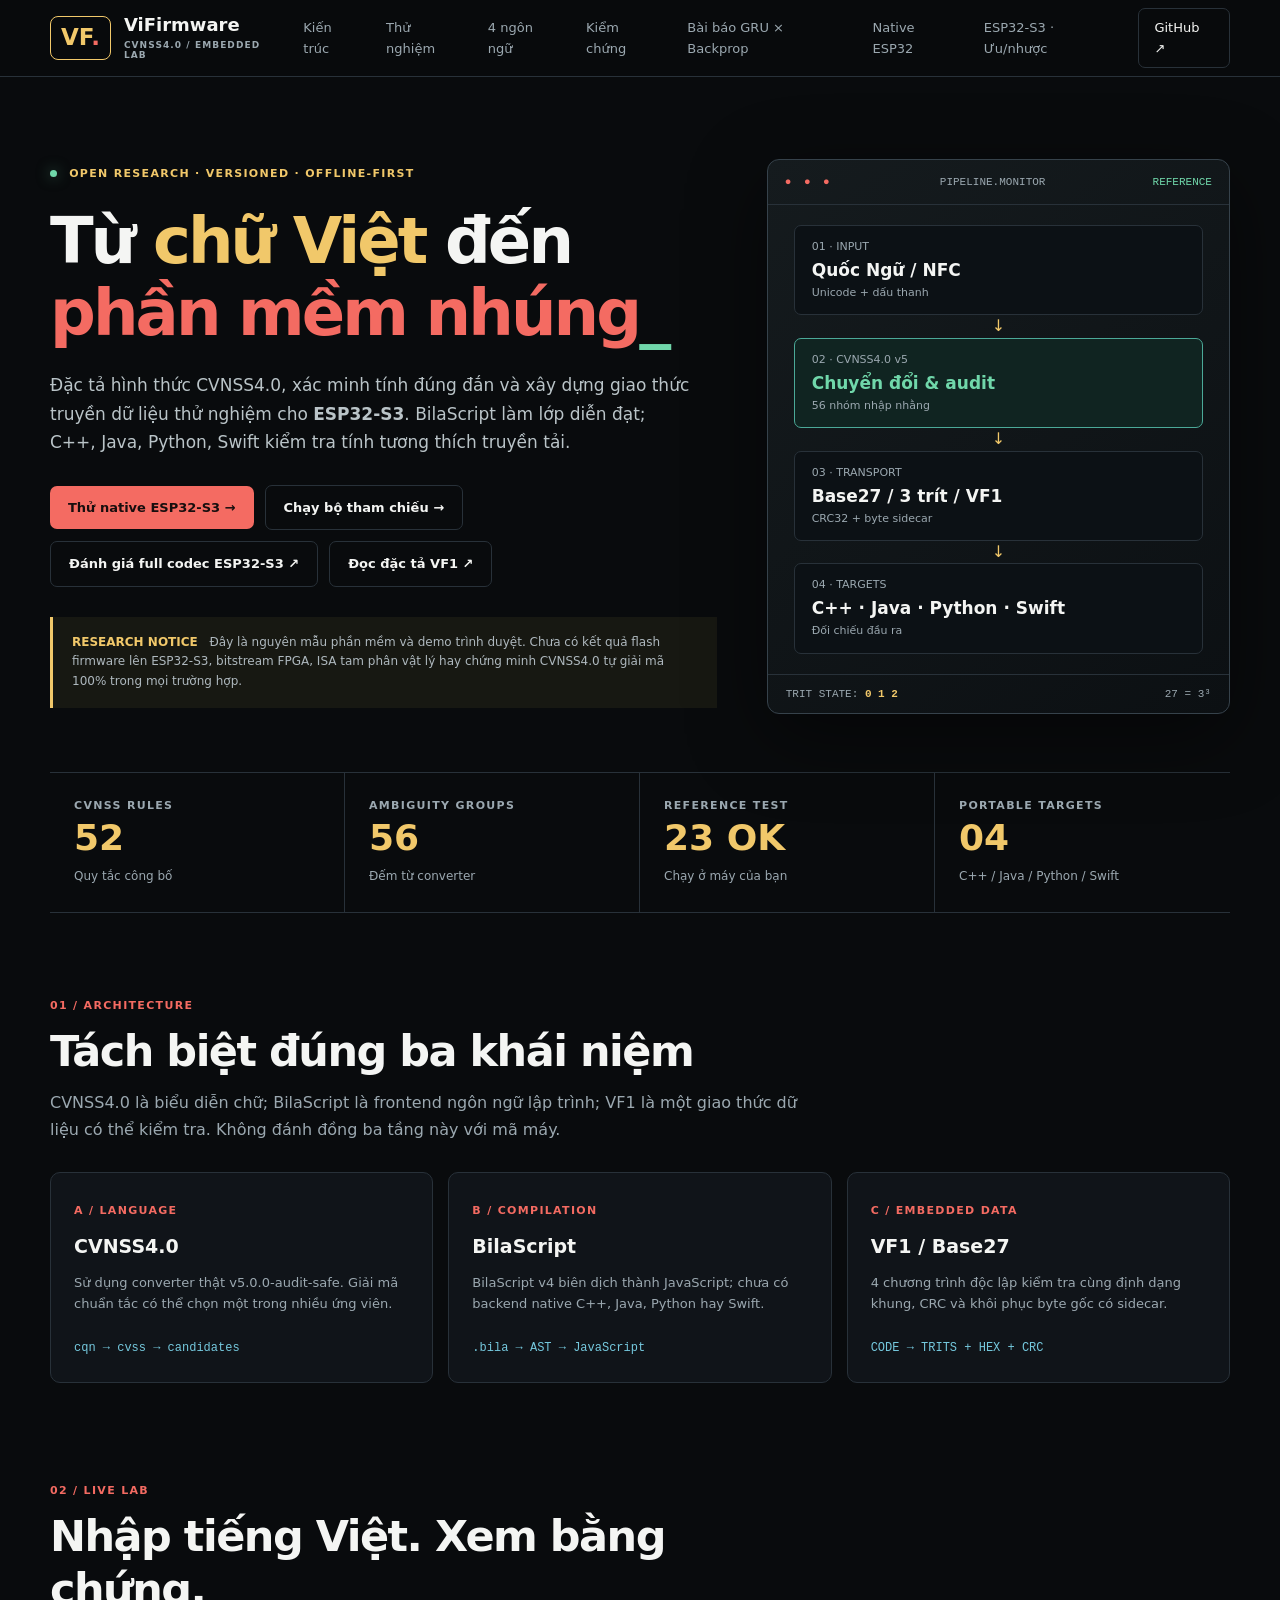
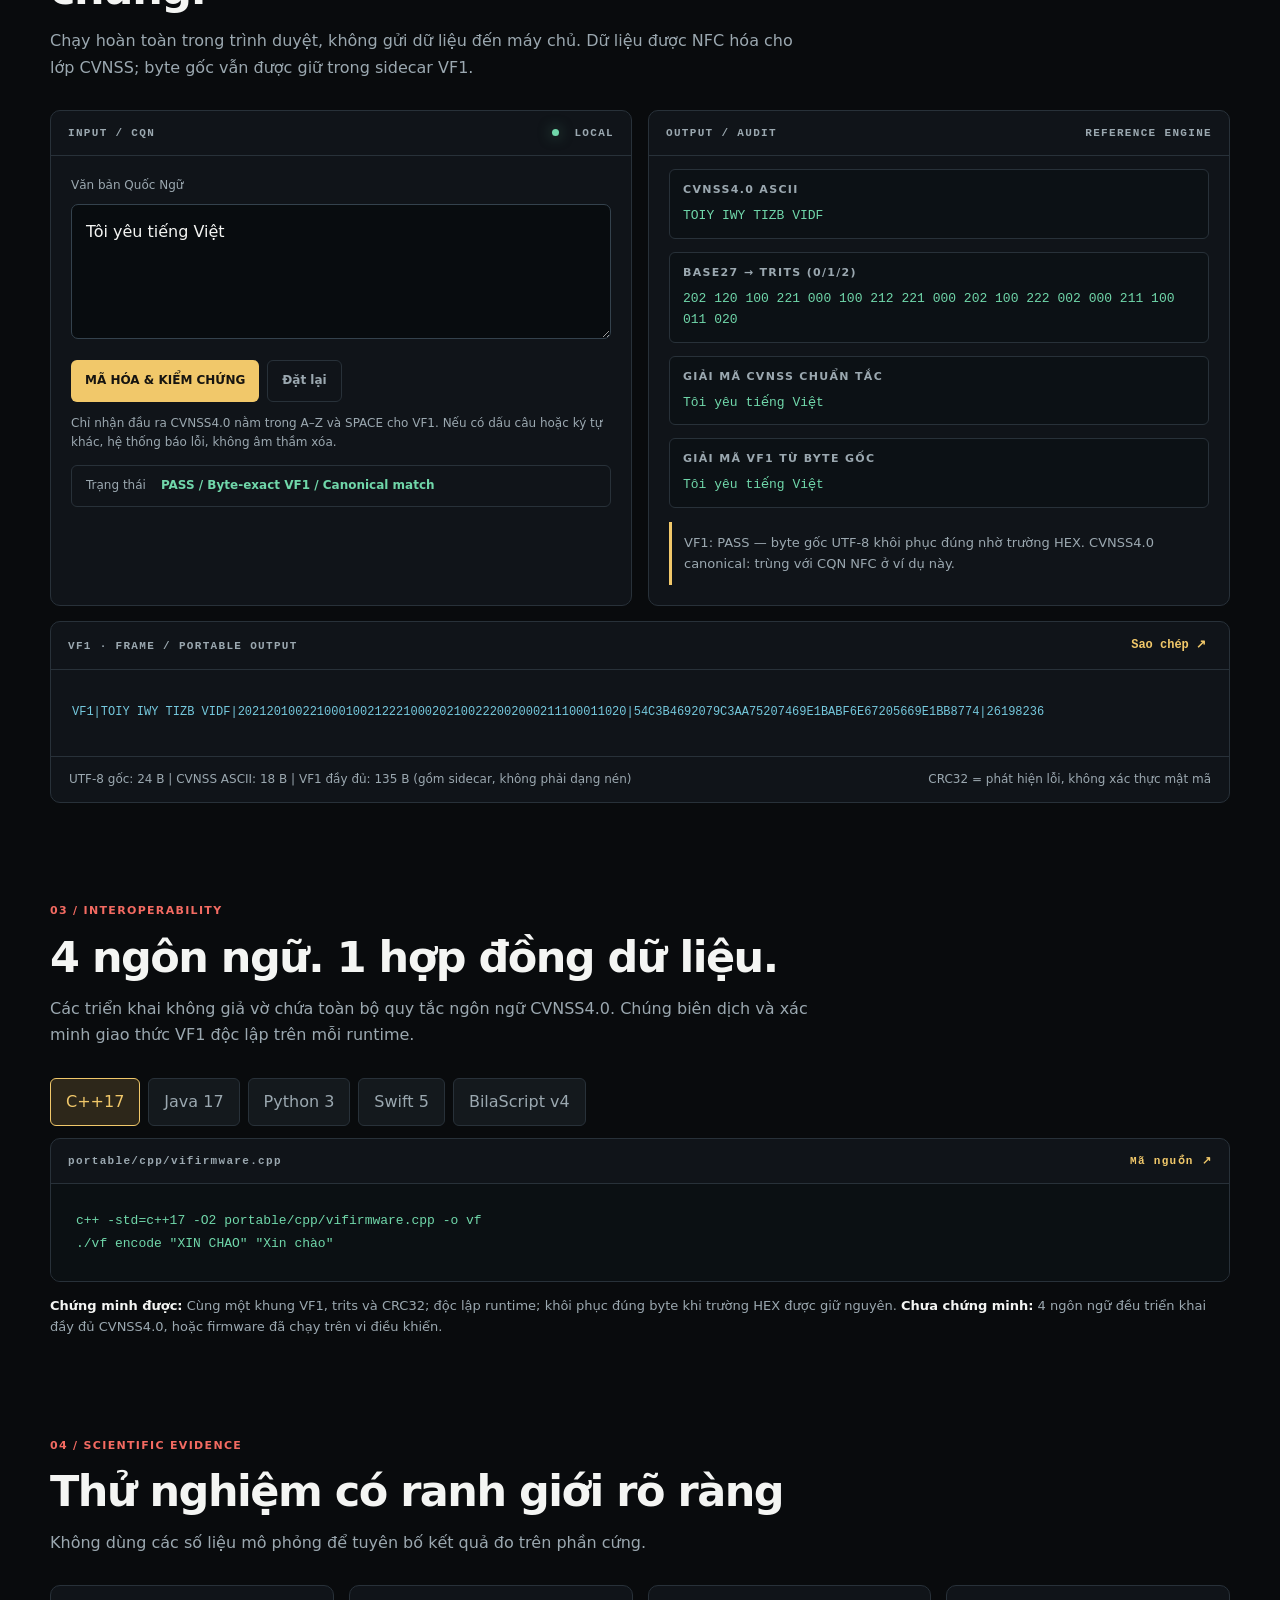
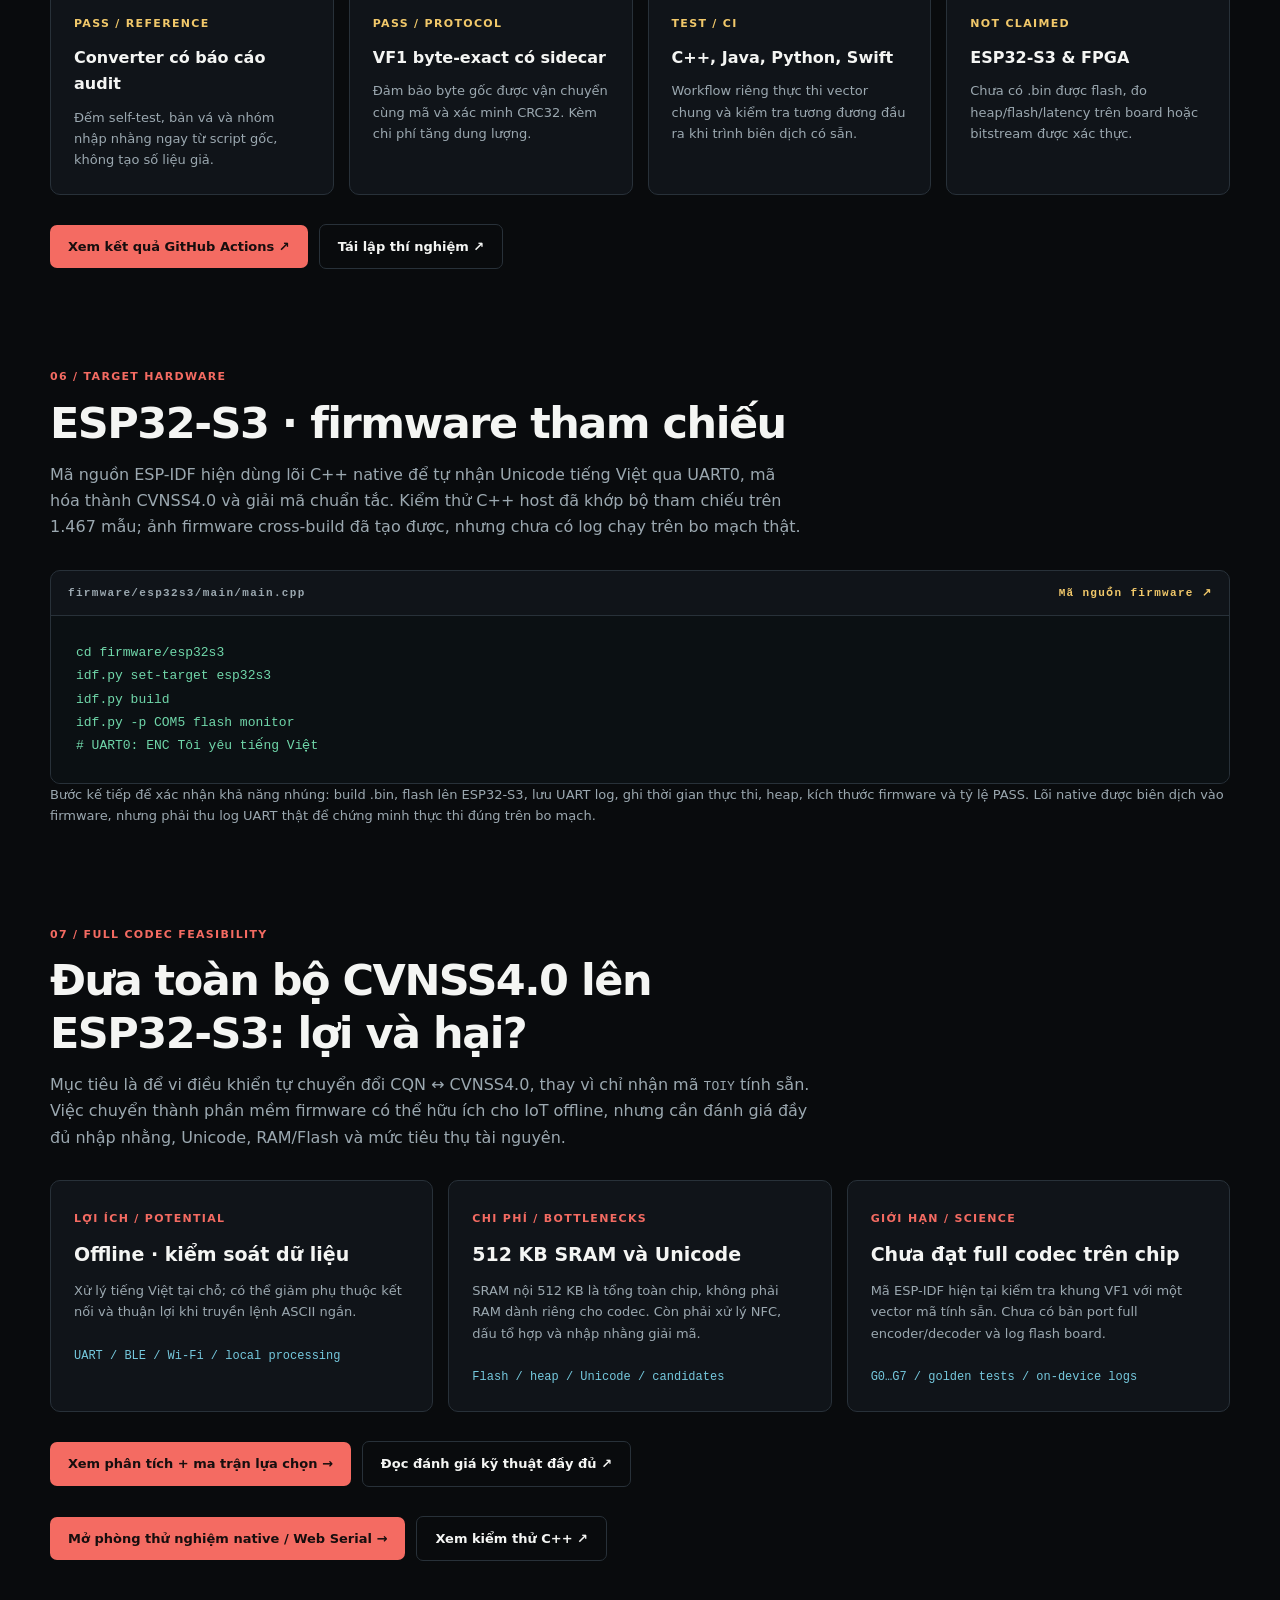
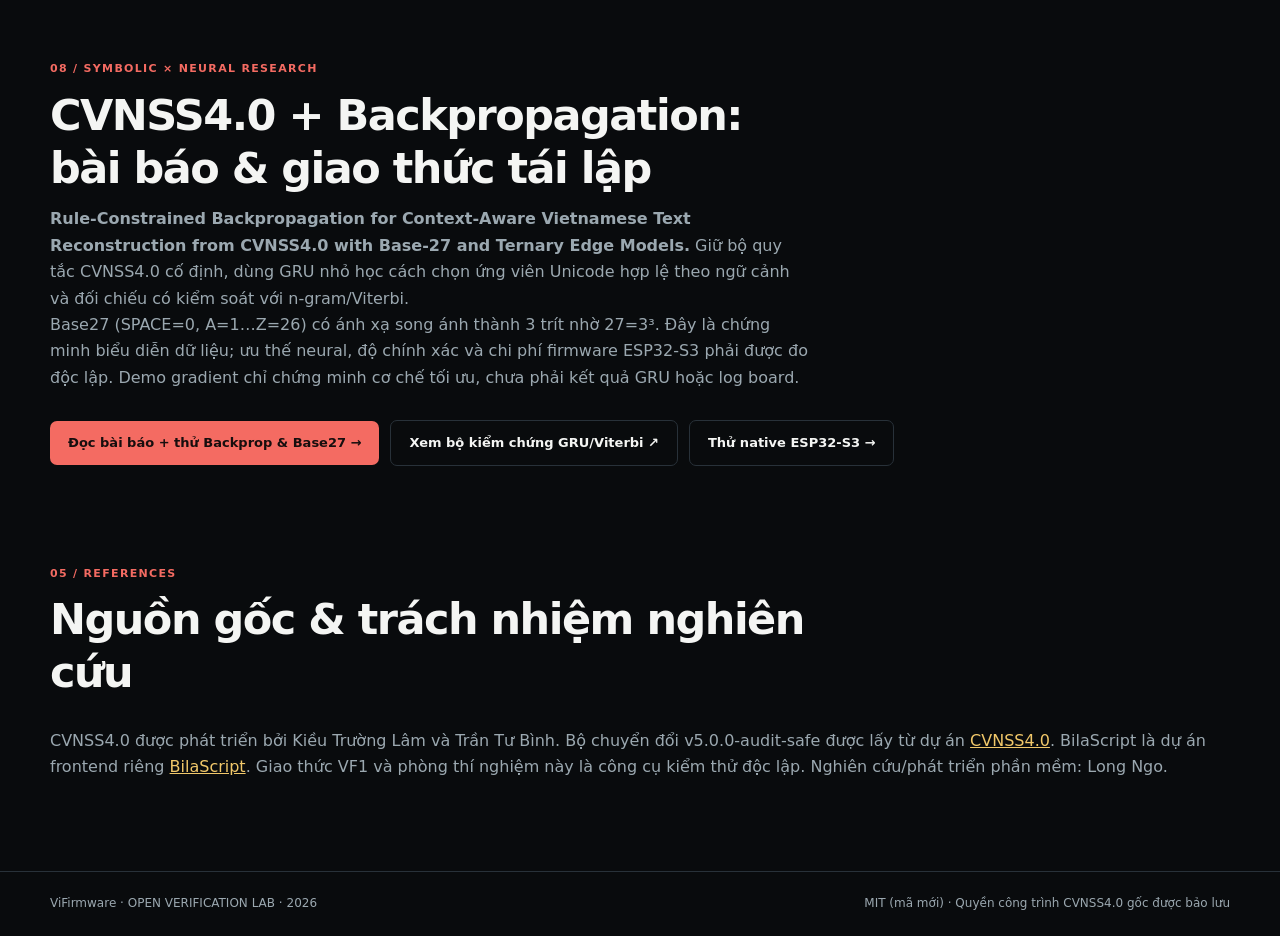
<file: docs/index.html>
<!doctype html>
<html lang="vi">
<head>
<meta charset="utf-8">
<meta name="viewport" content="width=device-width, initial-scale=1">
<meta name="theme-color" content="#090b0d">
<meta name="description" content="ViFirmware: phòng thí nghiệm chứng minh CVNSS4.0 × BilaScript × Base27/trít × C++, Java, Python, Swift bằng dữ liệu và kiểm thử có thể tái lập.">
<title>ViFirmware — CVNSS4.0 Embedded Verification Lab</title>
<link rel="stylesheet" href="./style.css">
<script defer src="./assets/cvnss-converter.js"></script>
<script defer src="./frame.js"></script>
<script defer src="./app.js"></script>
</head>
<body>
<a class="skip" href="#lab">Chuyển đến phòng thí nghiệm</a>
<header class="bar"><div class="wrap top">
<a href="#home" class="brand"><span class="brand-icon">VF<span>.</span></span><span>ViFirmware<small>CVNSS4.0 / EMBEDDED LAB</small></span></a>
<nav aria-label="Điều hướng"><a href="#architecture">Kiến trúc</a><a href="#lab">Thử nghiệm</a><a href="#languages">4 ngôn ngữ</a><a href="#science">Kiểm chứng</a><a href="./backprop-paper.html">Bài báo GRU × Backprop</a><a href="./native-lab.html">Native ESP32</a><a href="#evaluation">ESP32-S3 · Ưu/nhược</a></nav>
<a class="gh" href="https://github.com/xulytiengviet/vifirmware" rel="noopener noreferrer" target="_blank">GitHub ↗</a>
</div></header>
<main id="home">
<section class="wrap hero">
<div class="hero-left">
<div class="eyebrow"><span class="led"></span> OPEN RESEARCH · VERSIONED · OFFLINE-FIRST</div>
<h1>Từ <em>chữ Việt</em> đến<br><strong>phần mềm nhúng<span class="caret">_</span></strong></h1>
<p class="lead">Đặc tả hình thức CVNSS4.0, xác minh tính đúng đắn và xây dựng giao thức truyền dữ liệu thử nghiệm cho <b>ESP32-S3</b>. BilaScript làm lớp diễn đạt; C++, Java, Python, Swift kiểm tra tính tương thích truyền tải.</p>
<div class="actions"><a class="cta" href="./native-lab.html">Thử native ESP32-S3 →</a><a class="ghost" href="#lab">Chạy bộ tham chiếu →</a><a class="ghost" href="./embedded.html">Đánh giá full codec ESP32-S3 ↗</a><a class="ghost" href="https://github.com/xulytiengviet/vifirmware/blob/main/spec/VF1.md">Đọc đặc tả VF1 ↗</a></div>
<div class="warning"><b>RESEARCH NOTICE</b> Đây là nguyên mẫu phần mềm và demo trình duyệt. Chưa có kết quả flash firmware lên ESP32-S3, bitstream FPGA, ISA tam phân vật lý hay chứng minh CVNSS4.0 tự giải mã 100% trong mọi trường hợp.</div>
</div>
<div class="monitor" aria-label="Sơ đồ đường ống dữ liệu">
<div class="monitor-head"><span class="dots">● ● ●</span> PIPELINE.MONITOR <span class="right">REFERENCE</span></div>
<div class="pipe"><div class="pipe-node"><small>01 · INPUT</small><b>Quốc Ngữ / NFC</b><span>Unicode + dấu thanh</span></div><div class="arrow">↓</div><div class="pipe-node active"><small>02 · CVNSS4.0 v5</small><b>Chuyển đổi & audit</b><span>56 nhóm nhập nhằng</span></div><div class="arrow">↓</div><div class="pipe-node"><small>03 · TRANSPORT</small><b>Base27 / 3 trít / VF1</b><span>CRC32 + byte sidecar</span></div><div class="arrow">↓</div><div class="pipe-node"><small>04 · TARGETS</small><b>C++ · Java · Python · Swift</b><span>Đối chiếu đầu ra</span></div></div>
<div class="monfoot"><span>TRIT STATE: <b>0 1 2</b></span><span>27 = 3³</span></div>
</div>
</section>
<section class="wrap metrics" aria-label="Thông số tham chiếu">
<div><small>CVNSS RULES</small><strong>52</strong><span>Quy tắc công bố</span></div>
<div><small>AMBIGUITY GROUPS</small><strong id="stat-ambiguity">—</strong><span>Đếm từ converter</span></div>
<div><small>REFERENCE TEST</small><strong id="stat-tests">—</strong><span>Chạy ở máy của bạn</span></div>
<div><small>PORTABLE TARGETS</small><strong>04</strong><span>C++ / Java / Python / Swift</span></div>
</section>
<section id="architecture" class="wrap section">
<div class="section-top"><span class="kicker">01 / ARCHITECTURE</span><h2>Tách biệt đúng ba khái niệm</h2><p>CVNSS4.0 là biểu diễn chữ; BilaScript là frontend ngôn ngữ lập trình; VF1 là một giao thức dữ liệu có thể kiểm tra. Không đánh đồng ba tầng này với mã máy.</p></div>
<div class="three"><article><span class="num">A / LANGUAGE</span><h3>CVNSS4.0</h3><p>Sử dụng converter thật v5.0.0-audit-safe. Giải mã chuẩn tắc có thể chọn một trong nhiều ứng viên.</p><code>cqn → cvss → candidates</code></article><article><span class="num">B / COMPILATION</span><h3>BilaScript</h3><p>BilaScript v4 biên dịch thành JavaScript; chưa có backend native C++, Java, Python hay Swift.</p><code>.bila → AST → JavaScript</code></article><article><span class="num">C / EMBEDDED DATA</span><h3>VF1 / Base27</h3><p>4 chương trình độc lập kiểm tra cùng định dạng khung, CRC và khôi phục byte gốc có sidecar.</p><code>CODE → TRITS + HEX + CRC</code></article></div>
</section>
<section id="lab" class="wrap section">
<div class="section-top"><span class="kicker">02 / LIVE LAB</span><h2>Nhập tiếng Việt. Xem bằng chứng.</h2><p>Chạy hoàn toàn trong trình duyệt, không gửi dữ liệu đến máy chủ. Dữ liệu được NFC hóa cho lớp CVNSS; byte gốc vẫn được giữ trong sidecar VF1.</p></div>
<div class="labgrid">
<div class="panel">
<div class="panel-title"><span>INPUT / CQN</span><span class="status"><span class="led"></span> LOCAL</span></div>
<label for="source">Văn bản Quốc Ngữ</label>
<textarea id="source" rows="4" spellcheck="false">Tôi yêu tiếng Việt</textarea>
<div class="lab-actions"><button type="button" id="run">MÃ HÓA & KIỂM CHỨNG</button><button type="button" id="reset" class="minor">Đặt lại</button></div>
<p class="hint">Chỉ nhận đầu ra CVNSS4.0 nằm trong A–Z và SPACE cho VF1. Nếu có dấu câu hoặc ký tự khác, hệ thống báo lỗi, không âm thầm xóa.</p>
<div class="statbox"><span>Trạng thái</span><b id="out-state" role="status" aria-live="polite">Chưa chạy</b></div>
</div>
<div class="panel">
<div class="panel-title"><span>OUTPUT / AUDIT</span><span class="status">REFERENCE ENGINE</span></div>
<div class="result"><small>CVNSS4.0 ASCII</small><code id="out-code">—</code></div>
<div class="result"><small>BASE27 → TRITS (0/1/2)</small><code id="out-trits">—</code></div>
<div class="result"><small>GIẢI MÃ CVNSS CHUẨN TẮC</small><code id="out-canonical">—</code></div>
<div class="result"><small>GIẢI MÃ VF1 TỪ BYTE GỐC</small><code id="out-restored">—</code></div>
<div id="proof" class="proof">Bắt đầu để xem sự khác nhau giữa khôi phục canonical và khôi phục byte-exact.</div>
</div>
</div>
<div class="wide-panel">
<div class="panel-title"><span>VF1 · FRAME / PORTABLE OUTPUT</span><button type="button" id="copy" class="textbtn">Sao chép ↗</button></div>
<pre id="out-frame" class="frame">VF1|CODE|TRITS|HEX|CRC32</pre>
<div class="frame-bottom"><span id="sizes">Byte-size chưa đo</span><span>CRC32 = phát hiện lỗi, không xác thực mật mã</span></div>
</div>
</section>
<section id="languages" class="wrap section">
<div class="section-top"><span class="kicker">03 / INTEROPERABILITY</span><h2>4 ngôn ngữ. 1 hợp đồng dữ liệu.</h2><p>Các triển khai không giả vờ chứa toàn bộ quy tắc ngôn ngữ CVNSS4.0. Chúng biên dịch và xác minh giao thức VF1 độc lập trên mỗi runtime.</p></div>
<div class="lang-tabs" role="tablist" aria-label="Chọn ngôn ngữ">
<button type="button" class="selected" data-lang="cpp" role="tab" aria-selected="true">C++17</button>
<button type="button" data-lang="java" role="tab" aria-selected="false">Java 17</button>
<button type="button" data-lang="python" role="tab" aria-selected="false">Python 3</button>
<button type="button" data-lang="swift" role="tab" aria-selected="false">Swift 5</button>
<button type="button" data-lang="bila" role="tab" aria-selected="false">BilaScript v4</button>
</div>
<div class="code-card"><div class="panel-title"><span id="lang-path">portable/cpp/vifirmware.cpp</span><a id="lang-link" target="_blank" rel="noopener noreferrer" href="https://github.com/xulytiengviet/vifirmware/blob/main/portable/cpp/vifirmware.cpp">Mã nguồn ↗</a></div><pre id="lang-code">c++ -std=c++17 -O2 portable/cpp/vifirmware.cpp -o vf
./vf encode "XIN CHAO" "Xin chào"</pre></div>
<div class="languages-note"><b>Chứng minh được:</b> Cùng một khung VF1, trits và CRC32; độc lập runtime; khôi phục đúng byte khi trường HEX được giữ nguyên. <b>Chưa chứng minh:</b> 4 ngôn ngữ đều triển khai đầy đủ CVNSS4.0, hoặc firmware đã chạy trên vi điều khiển.</div>
</section>
<section id="science" class="wrap section">
<div class="section-top"><span class="kicker">04 / SCIENTIFIC EVIDENCE</span><h2>Thử nghiệm có ranh giới rõ ràng</h2><p>Không dùng các số liệu mô phỏng để tuyên bố kết quả đo trên phần cứng.</p></div>
<div class="checks">
<div><span>PASS / REFERENCE</span><h3>Converter có báo cáo audit</h3><p>Đếm self-test, bản vá và nhóm nhập nhằng ngay từ script gốc, không tạo số liệu giả.</p></div>
<div><span>PASS / PROTOCOL</span><h3>VF1 byte-exact có sidecar</h3><p>Đảm bảo byte gốc được vận chuyển cùng mã và xác minh CRC32. Kèm chi phí tăng dung lượng.</p></div>
<div><span>TEST / CI</span><h3>C++, Java, Python, Swift</h3><p>Workflow riêng thực thi vector chung và kiểm tra tương đương đầu ra khi trình biên dịch có sẵn.</p></div>
<div><span>NOT CLAIMED</span><h3>ESP32-S3 & FPGA</h3><p>Chưa có .bin được flash, đo heap/flash/latency trên board hoặc bitstream được xác thực.</p></div>
</div>
<div class="actions"><a class="cta" href="https://github.com/xulytiengviet/vifirmware/actions">Xem kết quả GitHub Actions ↗</a><a class="ghost" href="https://github.com/xulytiengviet/vifirmware/blob/main/docs/BUILD.md">Tái lập thí nghiệm ↗</a></div>
</section>
<section class="wrap section" id="firmware">
<div class="section-top"><span class="kicker">06 / TARGET HARDWARE</span><h2>ESP32-S3 · firmware tham chiếu</h2>
<p>Mã nguồn ESP-IDF hiện dùng lõi C++ native để tự nhận Unicode tiếng Việt qua UART0, mã hóa thành CVNSS4.0 và giải mã chuẩn tắc. Kiểm thử C++ host đã khớp bộ tham chiếu trên 1.467 mẫu; ảnh firmware cross-build đã tạo được, nhưng chưa có log chạy trên bo mạch thật.</p></div>
<div class="code-card">
<div class="panel-title"><span>firmware/esp32s3/main/main.cpp</span><a href="https://github.com/xulytiengviet/vifirmware/tree/main/firmware/esp32s3" target="_blank" rel="noopener noreferrer">Mã nguồn firmware ↗</a></div>
<pre>cd firmware/esp32s3
idf.py set-target esp32s3
idf.py build
idf.py -p COM5 flash monitor
# UART0: ENC Tôi yêu tiếng Việt</pre></div>
<p class="languages-note">Bước kế tiếp để xác nhận khả năng nhúng: build .bin, flash lên ESP32-S3, lưu UART log, ghi thời gian thực thi, heap, kích thước firmware và tỷ lệ PASS. Lõi native được biên dịch vào firmware, nhưng phải thu log UART thật để chứng minh thực thi đúng trên bo mạch.</p>
</section>
<section class="wrap section" id="evaluation">
<div class="section-top"><span class="kicker">07 / FULL CODEC FEASIBILITY</span>
<h2>Đưa toàn bộ CVNSS4.0 lên ESP32-S3: lợi và hại?</h2>
<p>Mục tiêu là để vi điều khiển tự chuyển đổi CQN ↔ CVNSS4.0, thay vì chỉ nhận mã <code>TOIY</code> tính sẵn. Việc chuyển thành phần mềm firmware có thể hữu ích cho IoT offline, nhưng cần đánh giá đầy đủ nhập nhằng, Unicode, RAM/Flash và mức tiêu thụ tài nguyên.</p></div>
<div class="three">
<article><span class="num">LỢI ÍCH / POTENTIAL</span><h3>Offline · kiểm soát dữ liệu</h3><p>Xử lý tiếng Việt tại chỗ; có thể giảm phụ thuộc kết nối và thuận lợi khi truyền lệnh ASCII ngắn.</p><code>UART / BLE / Wi-Fi / local processing</code></article>
<article><span class="num">CHI PHÍ / BOTTLENECKS</span><h3>512 KB SRAM và Unicode</h3><p>SRAM nội 512 KB là tổng toàn chip, không phải RAM dành riêng cho codec. Còn phải xử lý NFC, dấu tổ hợp và nhập nhằng giải mã.</p><code>Flash / heap / Unicode / candidates</code></article>
<article><span class="num">GIỚI HẠN / SCIENCE</span><h3>Chưa đạt full codec trên chip</h3><p>Mã ESP-IDF hiện tại kiểm tra khung VF1 với một vector mã tính sẵn. Chưa có bản port full encoder/decoder và log flash board.</p><code>G0…G7 / golden tests / on-device logs</code></article>
</div>
<div class="actions"><a class="cta" href="./embedded.html">Xem phân tích + ma trận lựa chọn →</a><a class="ghost" href="./FULL_CODEC_ESP32S3.md">Đọc đánh giá kỹ thuật đầy đủ ↗</a></div>
<div class="actions"><a class="cta" href="./native-lab.html">Mở phòng thử nghiệm native / Web Serial →</a><a class="ghost" href="https://github.com/xulytiengviet/vifirmware/actions/workflows/native.yml">Xem kiểm thử C++ ↗</a></div></section>
<section class="wrap section" id="backprop-research">
<div class="section-top"><span class="kicker">08 / SYMBOLIC × NEURAL RESEARCH</span><h2>CVNSS4.0 + Backpropagation: bài báo &amp; giao thức tái lập</h2>
<p><strong>Rule-Constrained Backpropagation for Context-Aware Vietnamese Text Reconstruction from CVNSS4.0 with Base-27 and Ternary Edge Models.</strong> Giữ bộ quy tắc CVNSS4.0 cố định, dùng GRU nhỏ học cách chọn ứng viên Unicode hợp lệ theo ngữ cảnh và đối chiếu có kiểm soát với n-gram/Viterbi.</p>
<p>Base27 (SPACE=0, A=1…Z=26) có ánh xạ song ánh thành 3 trít nhờ 27=3³. Đây là chứng minh biểu diễn dữ liệu; ưu thế neural, độ chính xác và chi phí firmware ESP32-S3 phải được đo độc lập. Demo gradient chỉ chứng minh cơ chế tối ưu, chưa phải kết quả GRU hoặc log board.</p></div>
<div class="actions"><a class="cta" href="./backprop-paper.html">Đọc bài báo + thử Backprop &amp; Base27 →</a><a class="ghost" href="https://github.com/xulytiengviet/vifirmware/tree/main/research/backprop">Xem bộ kiểm chứng GRU/Viterbi ↗</a><a class="ghost" href="./native-lab.html">Thử native ESP32-S3 →</a></div>
</section>
<section class="wrap section" id="references">
<div class="section-top"><span class="kicker">05 / REFERENCES</span><h2>Nguồn gốc & trách nhiệm nghiên cứu</h2></div>
<p>CVNSS4.0 được phát triển bởi Kiều Trường Lâm và Trần Tư Bình. Bộ chuyển đổi v5.0.0-audit-safe được lấy từ dự án <a href="https://github.com/xulytiengviet/CVNSS4.0">CVNSS4.0</a>. BilaScript là dự án frontend riêng <a href="https://github.com/xulytiengviet/bilascript">BilaScript</a>. Giao thức VF1 và phòng thí nghiệm này là công cụ kiểm thử độc lập. Nghiên cứu/phát triển phần mềm: Long Ngo.</p>
</section>
</main><footer><div class="wrap foot"><span>ViFirmware · OPEN VERIFICATION LAB · 2026</span><span>MIT (mã mới) · Quyền công trình CVNSS4.0 gốc được bảo lưu</span></div></footer>
</body></html>
</file>
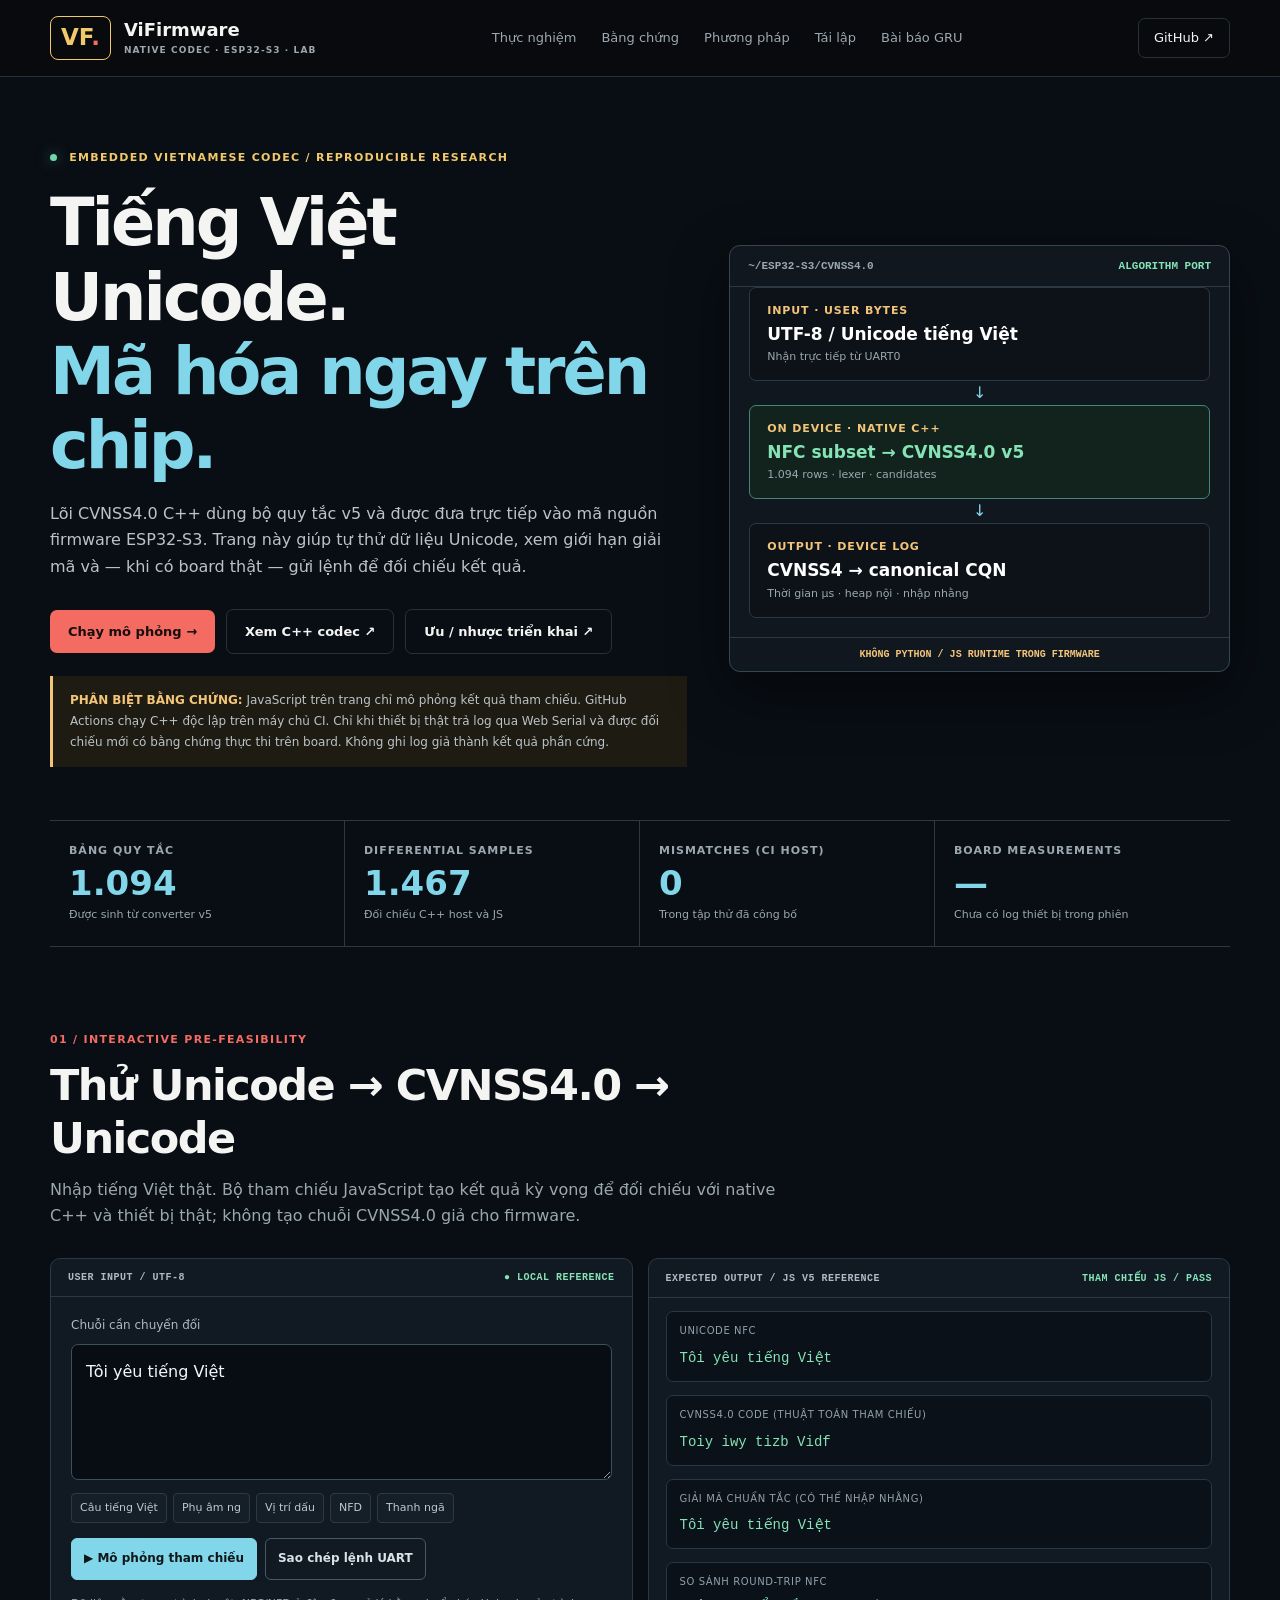
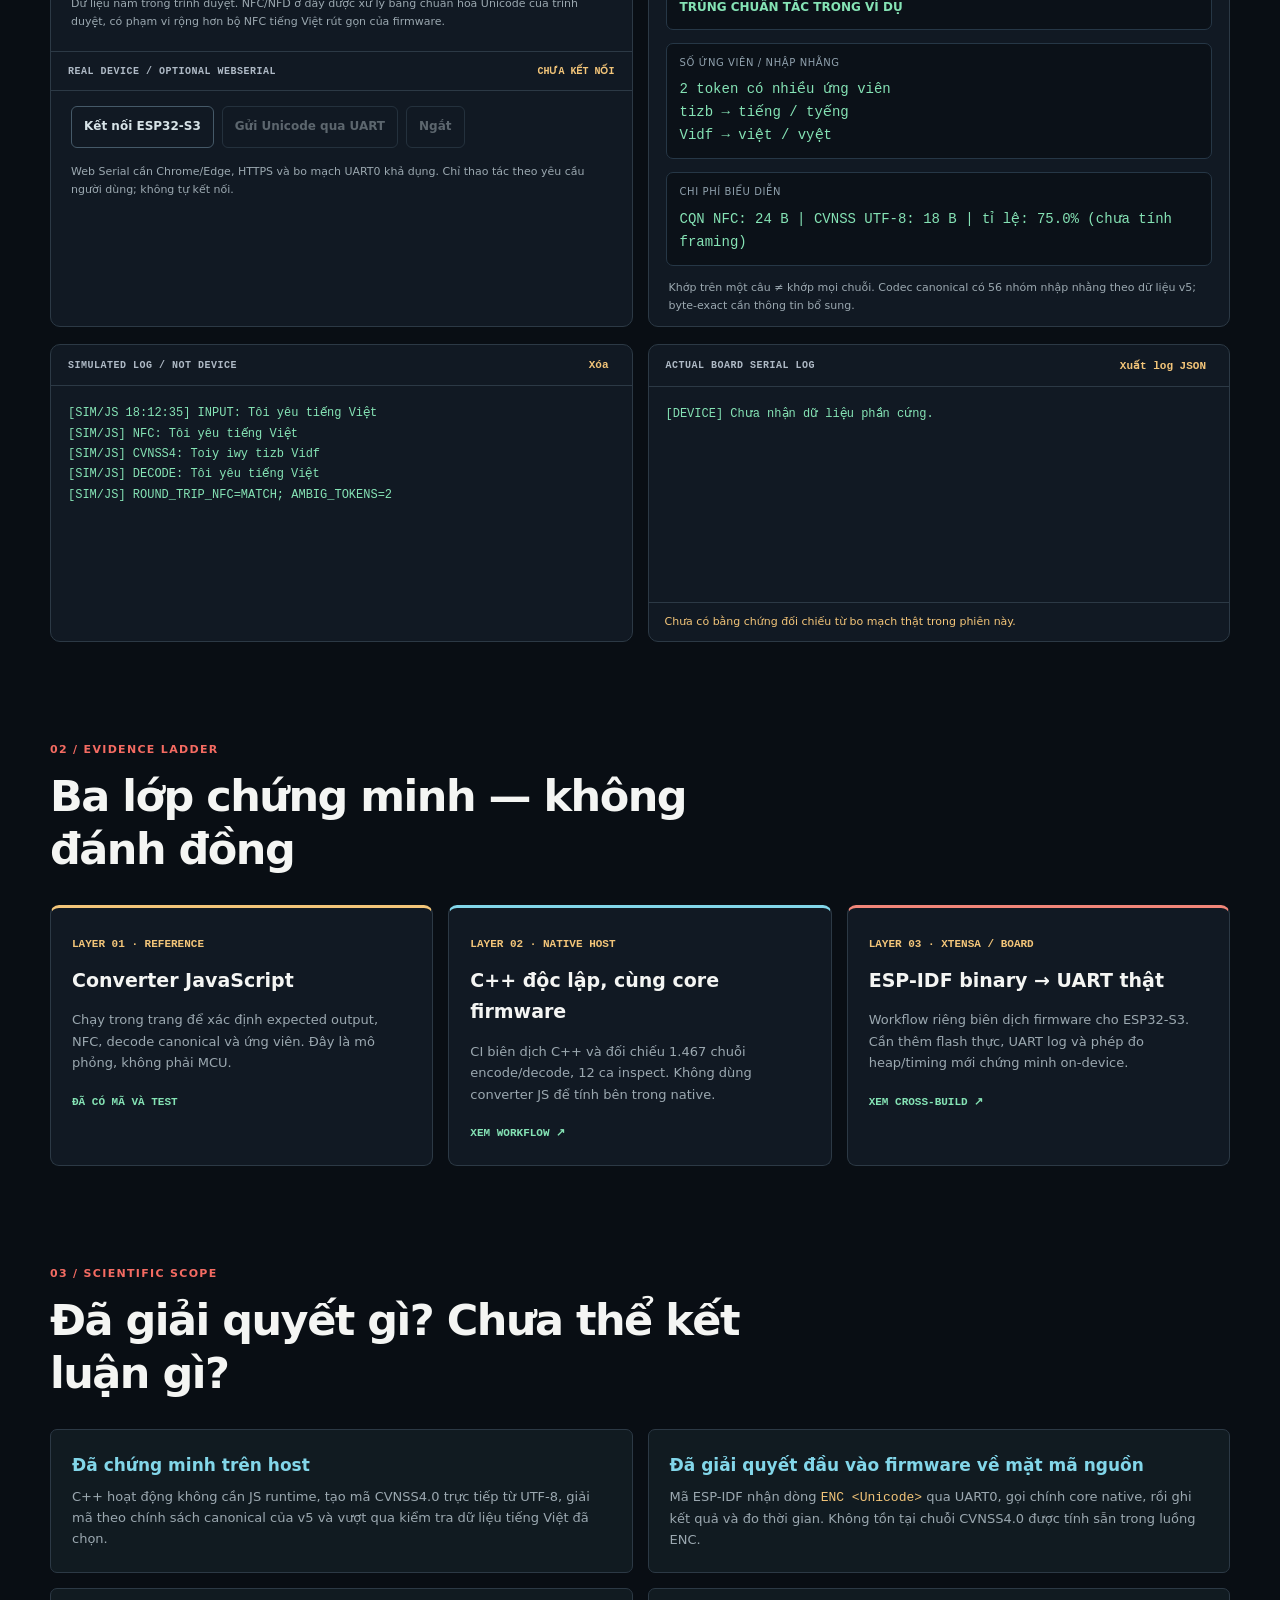
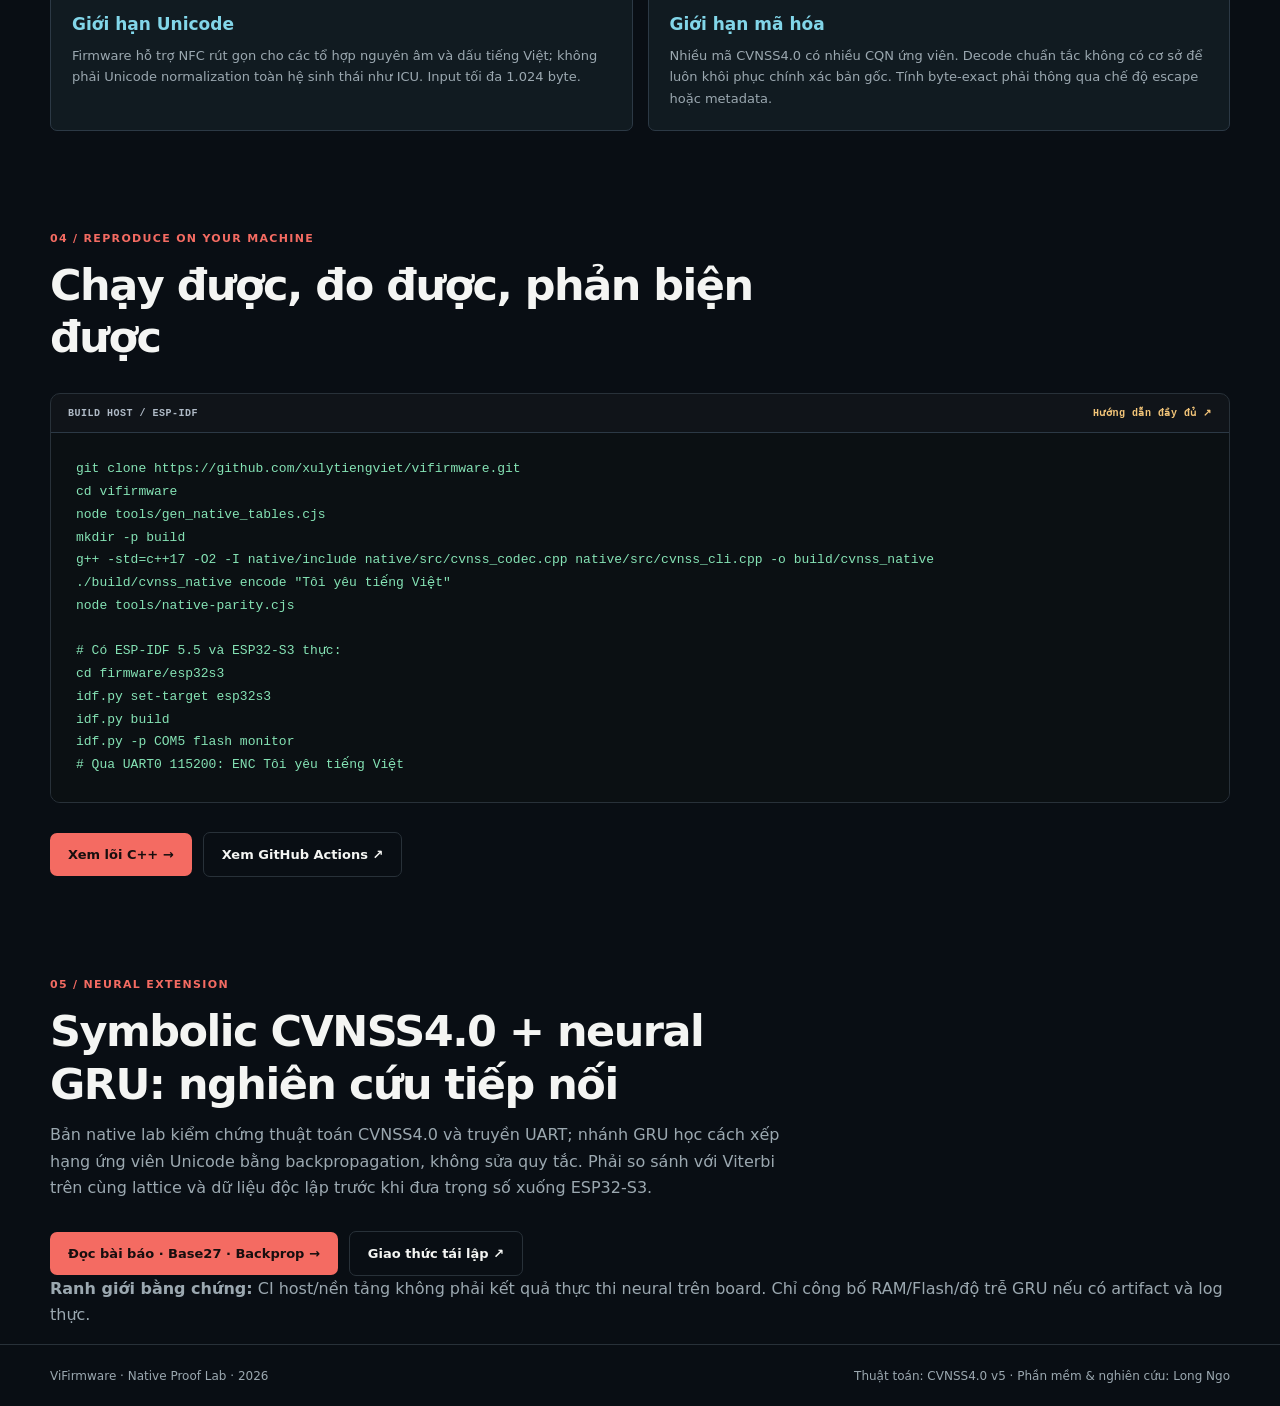
<file: docs/docs/index.html>
<!doctype html>
<html lang="vi"><head><meta charset="utf-8"><meta name="viewport" content="width=device-width,initial-scale=1">
<title>ViFirmware / docs → Native CVNSS4.0 Lab</title>
<meta http-equiv="refresh" content="0; url=../native-lab.html">
<link rel="canonical" href="../native-lab.html">
<style>body{background:#090e14;color:#e5eef2;font:16px system-ui,sans-serif;margin:0;min-height:100vh;display:grid;place-items:center;padding:24px}a{color:#82d6e9}</style>
</head><body><main><h1>ViFirmware · CVNSS4.0 Native ESP32-S3</h1><p>Trang nghiên cứu đã chuyển đến <a href="../native-lab.html">phòng thí nghiệm native và Web Serial</a>.</p></main>
<script>location.replace("../native-lab.html");</script>
</body></html>
</file>
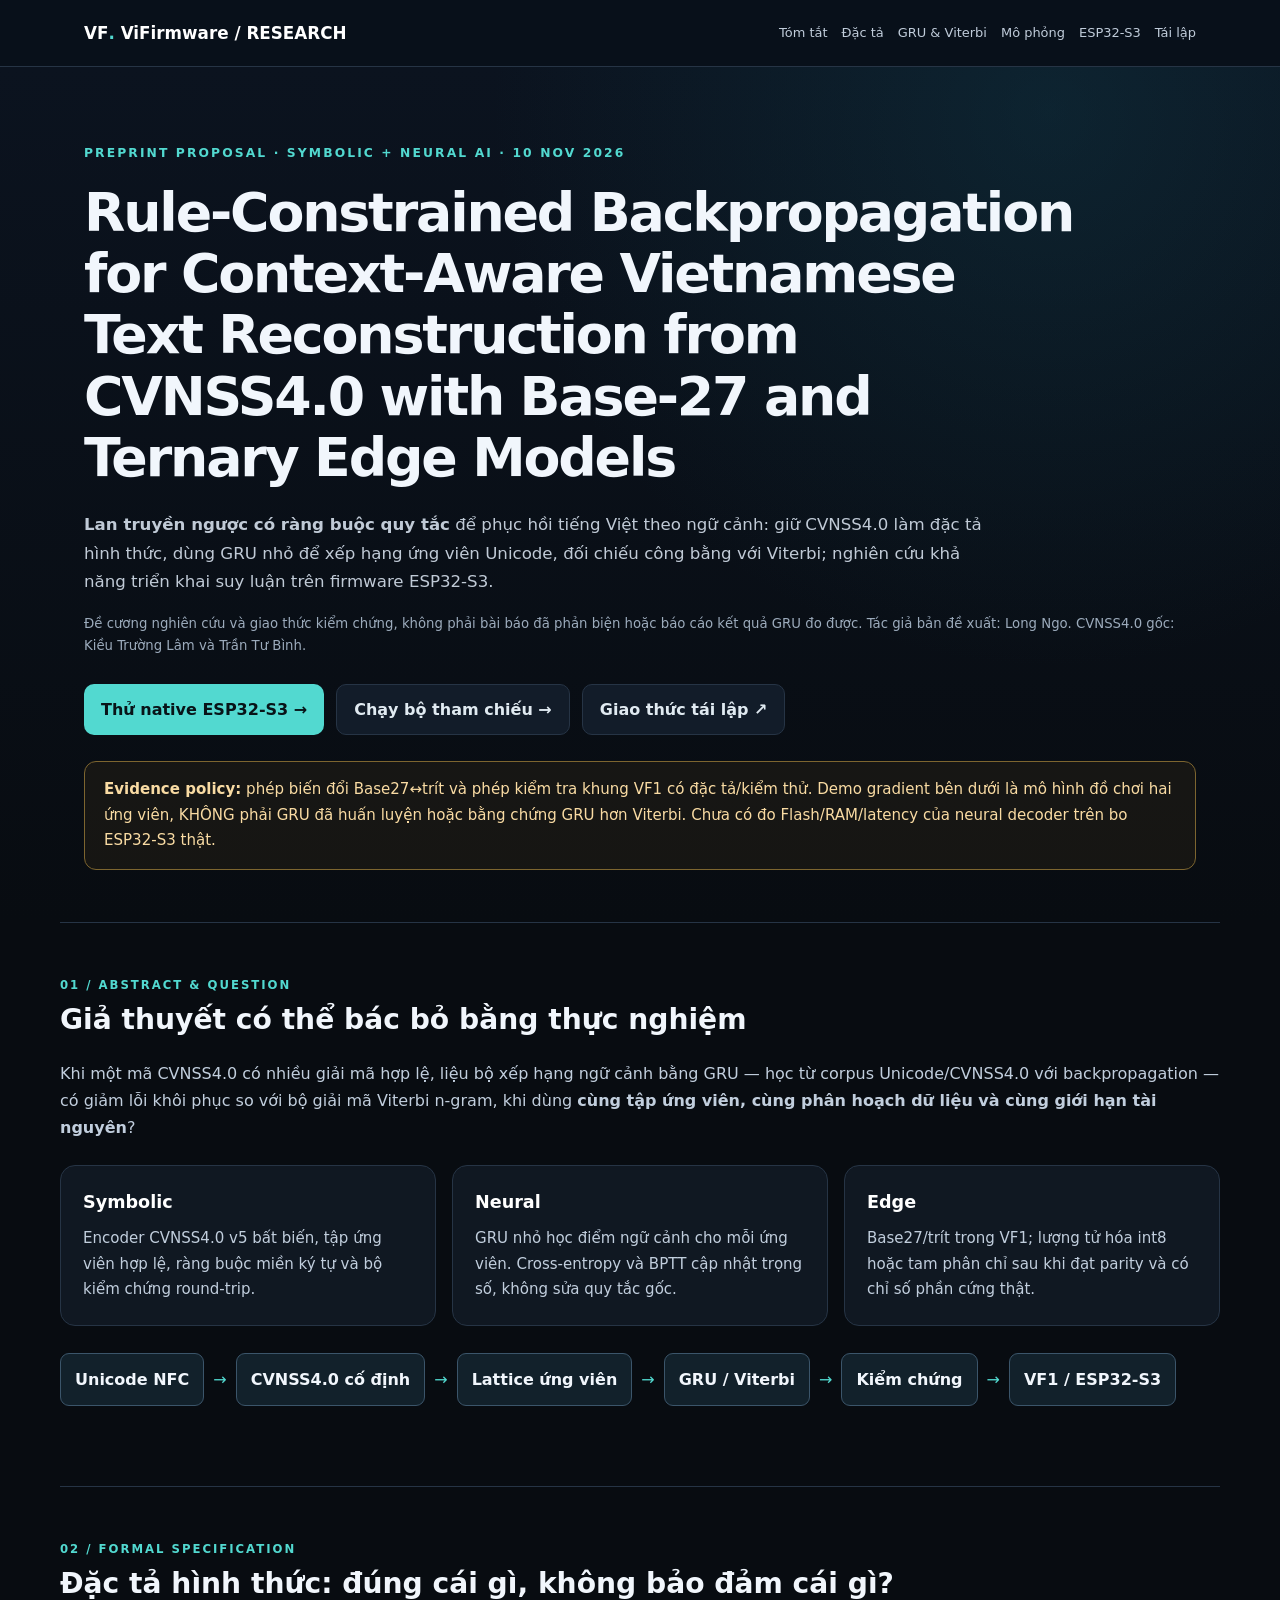
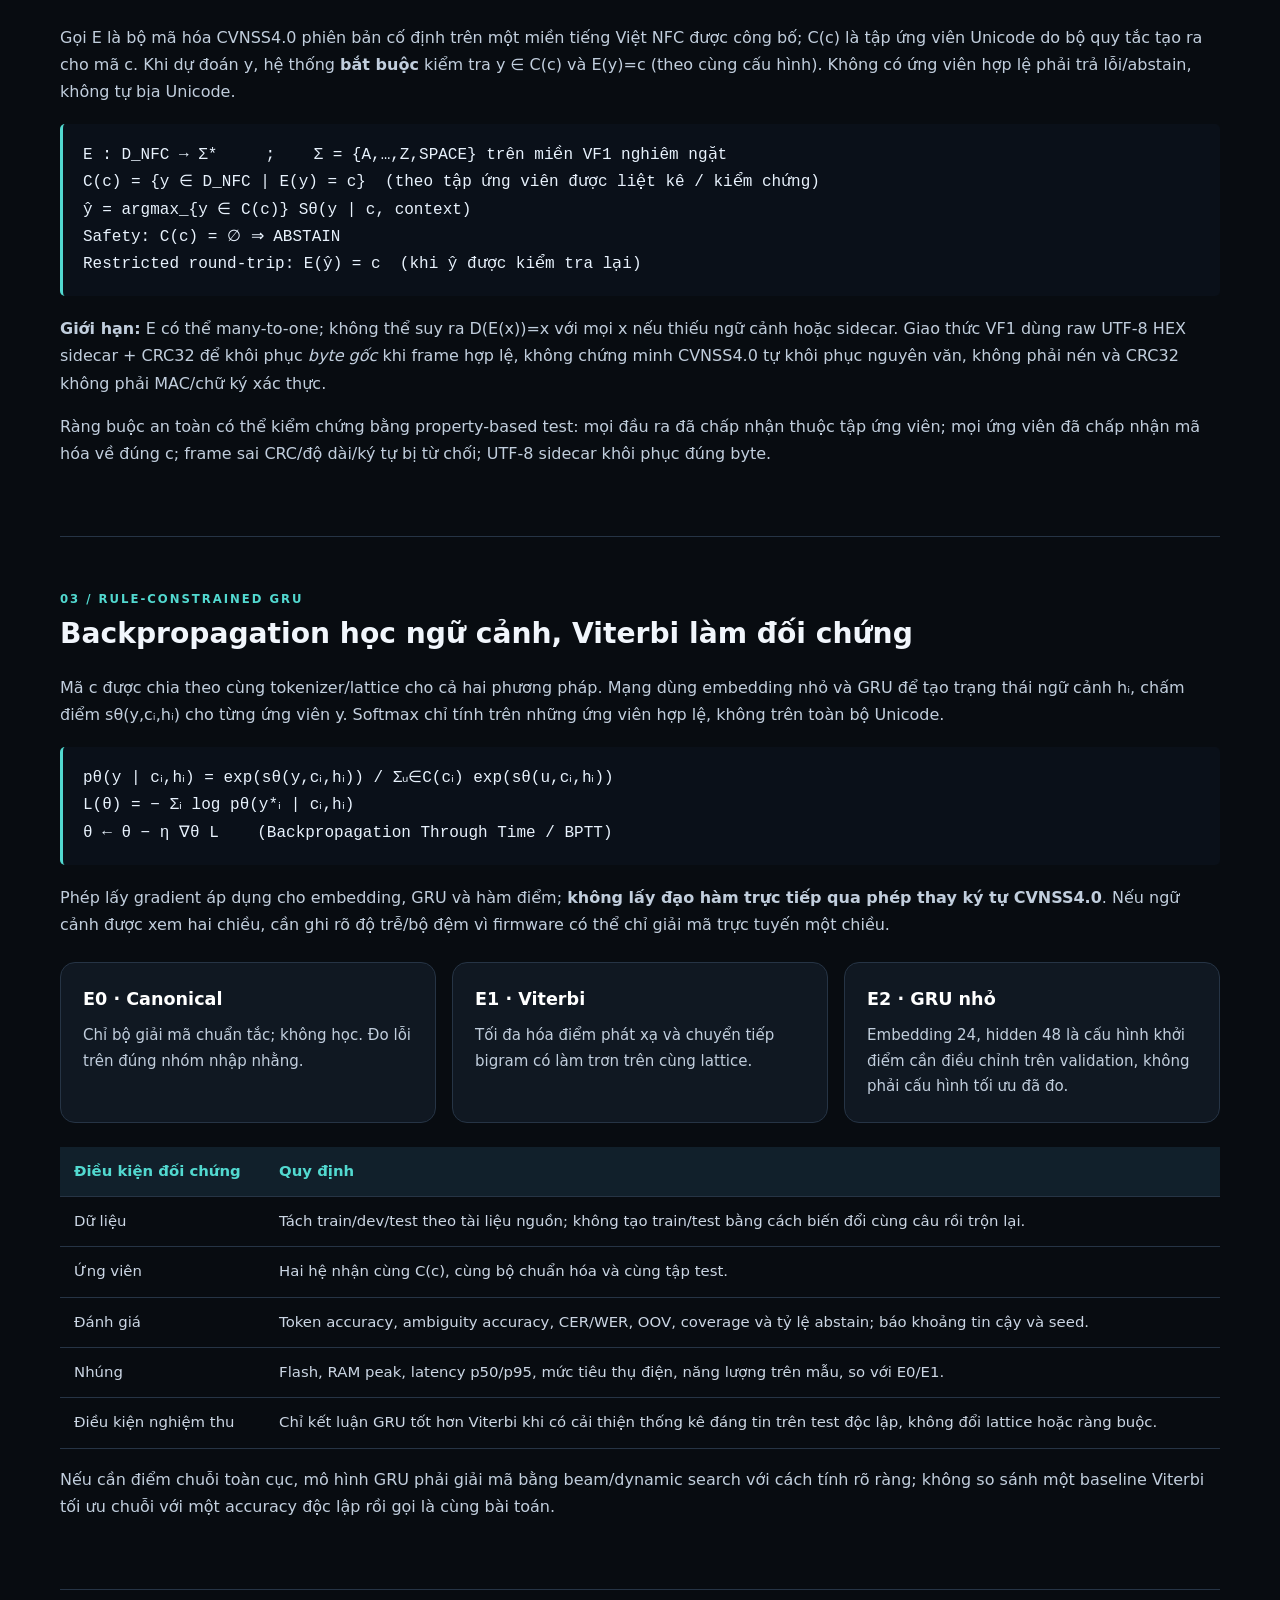
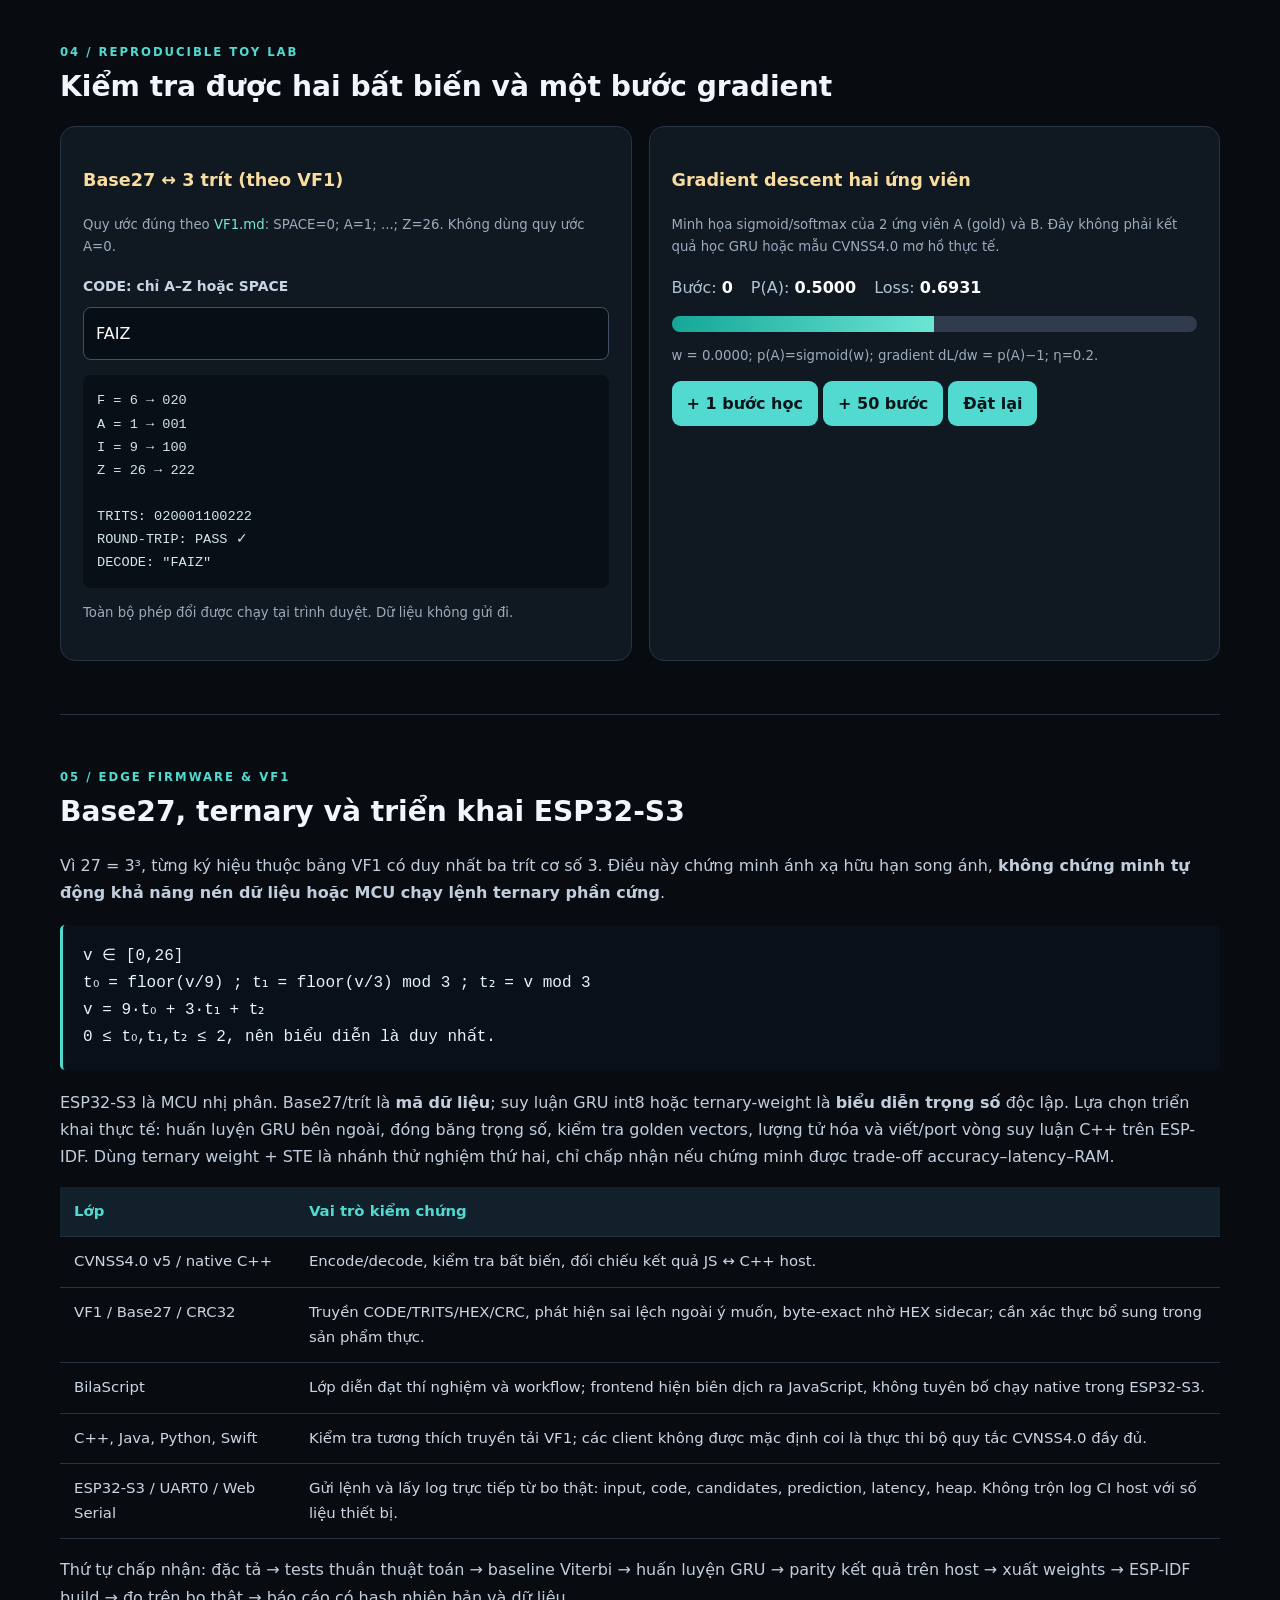
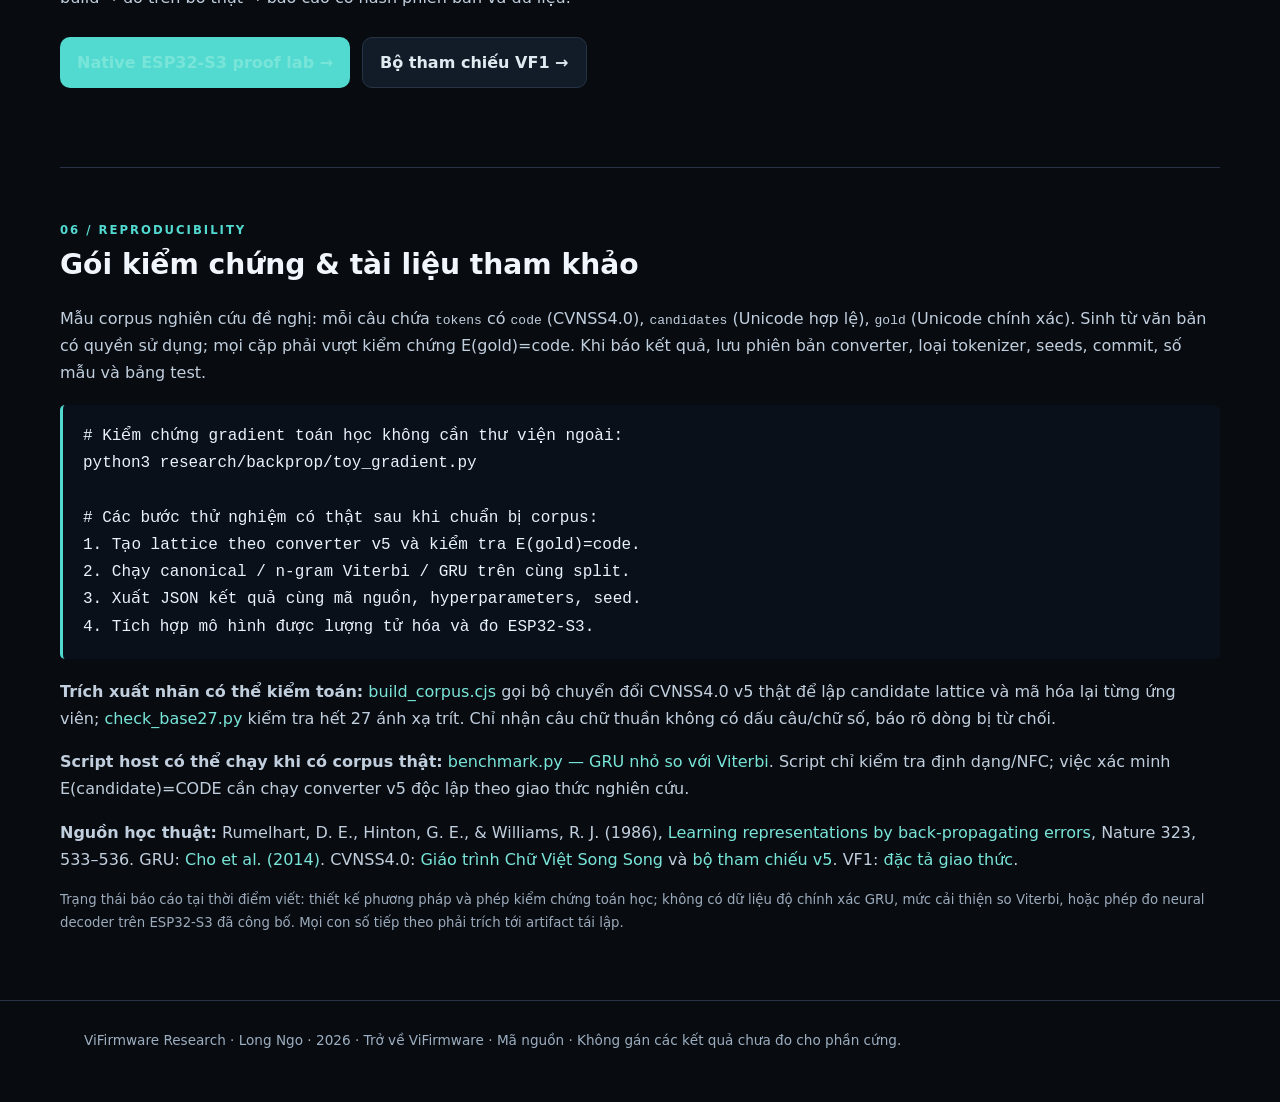
<file: docs/backprop-paper.html>
<!doctype html>
<html lang="vi">
<head>
<meta charset="utf-8"><meta name="viewport" content="width=device-width, initial-scale=1">
<meta name="theme-color" content="#080c11">
<meta name="description" content="Research proposal: Rule-Constrained Backpropagation for Context-Aware Vietnamese Text Reconstruction from CVNSS4.0 with Base-27 and Ternary Edge Models.">
<title>CVNSS4.0 × Backpropagation — ViFirmware Research Paper</title>
<link rel="stylesheet" href="./style.css">
<style>
:root{color-scheme:dark;--bg:#080c11;--panel:#101822;--line:#263445;--muted:#9daec0;--cyan:#52d9d0;--gold:#ffcf71;--red:#ff7785}
*{box-sizing:border-box}html{scroll-behavior:smooth}body{background:var(--bg);color:#f1f6fc;font-family:system-ui,-apple-system,"Segoe UI",sans-serif;line-height:1.7;margin:0}
.wrap-paper{max-width:1160px;margin:0 auto;padding:0 24px}
.paper-head{position:sticky;top:0;background:#09111cf2;border-bottom:1px solid var(--line);z-index:5;backdrop-filter:blur(12px)}
.paper-top{display:flex;gap:16px;align-items:center;justify-content:space-between;min-height:66px;flex-wrap:wrap}
.paper-top .logo{font-weight:800;font-size:1.05rem;text-decoration:none;color:#fff}.paper-top .logo b{color:var(--cyan)}
.paper-top nav{display:flex;gap:14px;flex-wrap:wrap}.paper-top nav a{color:#c0ccda;text-decoration:none;font-size:.81rem}.paper-top nav a:hover{color:var(--cyan)}
.paper-hero{padding:76px 0 52px;background:radial-gradient(circle at 82% 5%,#12455455,transparent 42%),linear-gradient(180deg,#0b131f,#080c11)}
.eyebrow{color:var(--cyan);text-transform:uppercase;letter-spacing:.17em;font-size:.77rem;font-weight:750}
.paper-hero h1{font-size:clamp(2rem,4.2vw,3.9rem);line-height:1.14;max-width:1000px;margin:18px 0 23px;letter-spacing:-.04em}
.paper-hero .lead{color:#c0cad6;max-width:920px;font-size:1.04rem}
.paper-actions{display:flex;flex-wrap:wrap;gap:12px;margin:26px 0}
.paper-actions a,.action-link{display:inline-flex;align-items:center;border-radius:10px;padding:11px 17px;text-decoration:none;background:var(--cyan);color:#081418;font-weight:750}
.paper-actions a.secondary,.action-link.secondary{border:1px solid var(--line);background:#121c29;color:#e0eaf1}
.notice{border:1px solid #7d652f;background:#33291655;padding:15px 19px;color:#f9dba3;border-radius:12px;font-size:.94rem;margin-top:22px}
.paper-section{padding:53px 0;border-top:1px solid var(--line)}.paper-section h2{font-size:clamp(1.4rem,2.2vw,2rem);margin:0 0 15px}.paper-section h3{font-size:1.1rem;color:#f8dd9f}
.paper-section p,.paper-section li{color:#c1cedd}.paper-section a{color:#79e5d9}
.kicker{font-size:.73rem;letter-spacing:.17em;font-weight:800;color:var(--cyan)}
.paper-grid{display:grid;grid-template-columns:repeat(3,minmax(0,1fr));gap:16px;margin:24px 0}
.paper-card,.paper-lab{border:1px solid var(--line);border-radius:15px;padding:22px;background:var(--panel);min-width:0}
.paper-card h3{margin:0 0 8px;color:#fff}.paper-card p{margin:0;font-size:.94rem}
.paper-flow{display:flex;flex-wrap:wrap;gap:9px;align-items:center;margin:27px 0}.paper-flow span{border:1px solid #3b556a;border-radius:9px;background:#12212b;padding:12px 14px;font-weight:650}.paper-flow em{color:var(--cyan);font-style:normal}
.paper-formula{padding:18px 20px;overflow-x:auto;background:#0a1019;border-left:3px solid var(--cyan);color:#e8f2fd;font-family:ui-monospace,Consolas,monospace;white-space:pre-wrap;overflow-wrap:anywhere;border-radius:5px;margin:19px 0}
.paper-table{width:100%;border-collapse:collapse;font-size:.93rem;margin:17px 0}.paper-table th,.paper-table td{text-align:left;vertical-align:top;border-bottom:1px solid var(--line);padding:12px 14px}.paper-table th{color:var(--cyan);background:#11202b}.paper-table td{color:#cbd6e4}
.paper-lab-grid{display:grid;grid-template-columns:1fr 1fr;gap:17px}.paper-lab label{font-size:.87rem;color:#c6d4e5;font-weight:600}
.paper-lab input[type=text]{display:block;width:100%;margin:8px 0 15px;padding:12px;background:#080e16;border:1px solid #425166;color:#fff;border-radius:8px;font:inherit}
.paper-lab button{border:0;border-radius:9px;padding:9px 15px;background:var(--cyan);color:#07151a;font-weight:750;cursor:pointer}
.paper-lab button:focus-visible,.paper-top a:focus-visible{outline:3px solid var(--gold);outline-offset:3px}
.paper-lab pre{max-height:240px;overflow:auto;white-space:pre-wrap;overflow-wrap:anywhere;background:#090f17;border-radius:8px;padding:14px;color:#d5e5ee;font-size:.85rem}
.paper-meter{height:16px;border-radius:99px;background:#303c4d;overflow:hidden;margin-top:12px}.paper-meter>div{height:100%;width:50%;background:linear-gradient(90deg,#14a797,#6ce5d4);transition:width .18s}
.paper-stats{display:flex;gap:18px;flex-wrap:wrap;color:#afc4d7;margin:15px 0}.paper-stats b{color:white}
.paper-small{font-size:.83rem;color:#9cabbc!important}
.paper-foot{border-top:1px solid var(--line);padding:28px 0 50px;color:#9daec0;font-size:.85rem}
@media(max-width:760px){.paper-grid,.paper-lab-grid{grid-template-columns:1fr}.paper-hero{padding:46px 0 32px}.paper-top{padding:12px 0}.paper-top nav{gap:9px}.paper-flow span{font-size:.84rem}.paper-section{padding:37px 0}}
@media(prefers-reduced-motion:reduce){html{scroll-behavior:auto}*{transition:none!important}}
</style>
</head>
<body>
<header class="paper-head"><div class="wrap-paper paper-top">
<a class="logo" href="./index.html">VF<b>.</b> ViFirmware / RESEARCH</a>
<nav aria-label="Điều hướng bài báo">
<a href="#abstract">Tóm tắt</a><a href="#formal">Đặc tả</a><a href="#model">GRU &amp; Viterbi</a><a href="#lab">Mô phỏng</a><a href="#protocol">ESP32-S3</a><a href="#reproduce">Tái lập</a>
</nav>
</div></header>
<main>
<section class="paper-hero"><div class="wrap-paper">
<div class="eyebrow">Preprint proposal · Symbolic + Neural AI · 10 Nov 2026</div>
<h1>Rule-Constrained Backpropagation for Context-Aware Vietnamese Text Reconstruction from CVNSS4.0 with Base-27 and Ternary Edge Models</h1>
<p class="lead"><strong>Lan truyền ngược có ràng buộc quy tắc</strong> để phục hồi tiếng Việt theo ngữ cảnh: giữ CVNSS4.0 làm đặc tả hình thức, dùng GRU nhỏ để xếp hạng ứng viên Unicode, đối chiếu công bằng với Viterbi; nghiên cứu khả năng triển khai suy luận trên firmware ESP32-S3.</p>
<p class="paper-small">Đề cương nghiên cứu và giao thức kiểm chứng, không phải bài báo đã phản biện hoặc báo cáo kết quả GRU đo được. Tác giả bản đề xuất: Long Ngo. CVNSS4.0 gốc: Kiều Trường Lâm và Trần Tư Bình.</p>
<div class="paper-actions"><a href="./native-lab.html">Thử native ESP32-S3 →</a><a href="./index.html#lab" class="secondary">Chạy bộ tham chiếu →</a><a href="https://github.com/xulytiengviet/vifirmware/tree/main/research/backprop" class="secondary">Giao thức tái lập ↗</a></div>
<div class="notice"><strong>Evidence policy:</strong> phép biến đổi Base27↔trít và phép kiểm tra khung VF1 có đặc tả/kiểm thử. Demo gradient bên dưới là mô hình đồ chơi hai ứng viên, KHÔNG phải GRU đã huấn luyện hoặc bằng chứng GRU hơn Viterbi. Chưa có đo Flash/RAM/latency của neural decoder trên bo ESP32-S3 thật.</div>
</div></section>
<section class="wrap-paper paper-section" id="abstract"><div class="kicker">01 / ABSTRACT &amp; QUESTION</div>
<h2>Giả thuyết có thể bác bỏ bằng thực nghiệm</h2>
<p>Khi một mã CVNSS4.0 có nhiều giải mã hợp lệ, liệu bộ xếp hạng ngữ cảnh bằng GRU — học từ corpus Unicode/CVNSS4.0 với backpropagation — có giảm lỗi khôi phục so với bộ giải mã Viterbi n-gram, khi dùng <strong>cùng tập ứng viên, cùng phân hoạch dữ liệu và cùng giới hạn tài nguyên</strong>?</p>
<div class="paper-grid">
<div class="paper-card"><h3>Symbolic</h3><p>Encoder CVNSS4.0 v5 bất biến, tập ứng viên hợp lệ, ràng buộc miền ký tự và bộ kiểm chứng round-trip.</p></div>
<div class="paper-card"><h3>Neural</h3><p>GRU nhỏ học điểm ngữ cảnh cho mỗi ứng viên. Cross-entropy và BPTT cập nhật trọng số, không sửa quy tắc gốc.</p></div>
<div class="paper-card"><h3>Edge</h3><p>Base27/trít trong VF1; lượng tử hóa int8 hoặc tam phân chỉ sau khi đạt parity và có chỉ số phần cứng thật.</p></div>
</div>
<div class="paper-flow" role="img" aria-label="Unicode đến CVNSS4.0, tập ứng viên, GRU, kiểm chứng, VF1 và ESP32-S3">
<span>Unicode NFC</span><em>→</em><span>CVNSS4.0 cố định</span><em>→</em><span>Lattice ứng viên</span><em>→</em><span>GRU / Viterbi</span><em>→</em><span>Kiểm chứng</span><em>→</em><span>VF1 / ESP32-S3</span></div>
</section>
<section class="wrap-paper paper-section" id="formal"><div class="kicker">02 / FORMAL SPECIFICATION</div>
<h2>Đặc tả hình thức: đúng cái gì, không bảo đảm cái gì?</h2>
<p>Gọi E là bộ mã hóa CVNSS4.0 phiên bản cố định trên một miền tiếng Việt NFC được công bố; C(c) là tập ứng viên Unicode do bộ quy tắc tạo ra cho mã c. Khi dự đoán y, hệ thống <strong>bắt buộc</strong> kiểm tra y ∈ C(c) và E(y)=c (theo cùng cấu hình). Không có ứng viên hợp lệ phải trả lỗi/abstain, không tự bịa Unicode.</p>
<div class="paper-formula">E : D_NFC → Σ*     ;    Σ = {A,…,Z,SPACE} trên miền VF1 nghiêm ngặt
C(c) = {y ∈ D_NFC | E(y) = c}  (theo tập ứng viên được liệt kê / kiểm chứng)
ŷ = argmax_{y ∈ C(c)} Sθ(y | c, context)
Safety: C(c) = ∅ ⇒ ABSTAIN
Restricted round-trip: E(ŷ) = c  (khi ŷ được kiểm tra lại)</div>
<p><strong>Giới hạn:</strong> E có thể many-to-one; không thể suy ra D(E(x))=x với mọi x nếu thiếu ngữ cảnh hoặc sidecar. Giao thức VF1 dùng raw UTF-8 HEX sidecar + CRC32 để khôi phục <em>byte gốc</em> khi frame hợp lệ, không chứng minh CVNSS4.0 tự khôi phục nguyên văn, không phải nén và CRC32 không phải MAC/chữ ký xác thực.</p>
<p>Ràng buộc an toàn có thể kiểm chứng bằng property-based test: mọi đầu ra đã chấp nhận thuộc tập ứng viên; mọi ứng viên đã chấp nhận mã hóa về đúng c; frame sai CRC/độ dài/ký tự bị từ chối; UTF-8 sidecar khôi phục đúng byte.</p>
</section>
<section class="wrap-paper paper-section" id="model"><div class="kicker">03 / RULE-CONSTRAINED GRU</div>
<h2>Backpropagation học ngữ cảnh, Viterbi làm đối chứng</h2>
<p>Mã c được chia theo cùng tokenizer/lattice cho cả hai phương pháp. Mạng dùng embedding nhỏ và GRU để tạo trạng thái ngữ cảnh hᵢ, chấm điểm sθ(y,cᵢ,hᵢ) cho từng ứng viên y. Softmax chỉ tính trên những ứng viên hợp lệ, không trên toàn bộ Unicode.</p>
<div class="paper-formula">pθ(y | cᵢ,hᵢ) = exp(sθ(y,cᵢ,hᵢ)) / Σᵤ∈C(cᵢ) exp(sθ(u,cᵢ,hᵢ))
L(θ) = − Σᵢ log pθ(y*ᵢ | cᵢ,hᵢ)
θ ← θ − η ∇θ L    (Backpropagation Through Time / BPTT)</div>
<p>Phép lấy gradient áp dụng cho embedding, GRU và hàm điểm; <strong>không lấy đạo hàm trực tiếp qua phép thay ký tự CVNSS4.0</strong>. Nếu ngữ cảnh được xem hai chiều, cần ghi rõ độ trễ/bộ đệm vì firmware có thể chỉ giải mã trực tuyến một chiều.</p>
<div class="paper-grid">
<div class="paper-card"><h3>E0 · Canonical</h3><p>Chỉ bộ giải mã chuẩn tắc; không học. Đo lỗi trên đúng nhóm nhập nhằng.</p></div>
<div class="paper-card"><h3>E1 · Viterbi</h3><p>Tối đa hóa điểm phát xạ và chuyển tiếp bigram có làm trơn trên cùng lattice.</p></div>
<div class="paper-card"><h3>E2 · GRU nhỏ</h3><p>Embedding 24, hidden 48 là cấu hình khởi điểm cần điều chỉnh trên validation, không phải cấu hình tối ưu đã đo.</p></div>
</div>
<table class="paper-table"><thead><tr><th>Điều kiện đối chứng</th><th>Quy định</th></tr></thead><tbody>
<tr><td>Dữ liệu</td><td>Tách train/dev/test theo tài liệu nguồn; không tạo train/test bằng cách biến đổi cùng câu rồi trộn lại.</td></tr>
<tr><td>Ứng viên</td><td>Hai hệ nhận cùng C(c), cùng bộ chuẩn hóa và cùng tập test.</td></tr>
<tr><td>Đánh giá</td><td>Token accuracy, ambiguity accuracy, CER/WER, OOV, coverage và tỷ lệ abstain; báo khoảng tin cậy và seed.</td></tr>
<tr><td>Nhúng</td><td>Flash, RAM peak, latency p50/p95, mức tiêu thụ điện, năng lượng trên mẫu, so với E0/E1.</td></tr>
<tr><td>Điều kiện nghiệm thu</td><td>Chỉ kết luận GRU tốt hơn Viterbi khi có cải thiện thống kê đáng tin trên test độc lập, không đổi lattice hoặc ràng buộc.</td></tr>
</tbody></table>
<p>Nếu cần điểm chuỗi toàn cục, mô hình GRU phải giải mã bằng beam/dynamic search với cách tính rõ ràng; không so sánh một baseline Viterbi tối ưu chuỗi với một accuracy độc lập rồi gọi là cùng bài toán.</p>
</section>
<section class="wrap-paper paper-section" id="lab"><div class="kicker">04 / REPRODUCIBLE TOY LAB</div>
<h2>Kiểm tra được hai bất biến và một bước gradient</h2>
<div class="paper-lab-grid">
<div class="paper-lab">
<h3>Base27 ↔ 3 trít (theo VF1)</h3>
<p class="paper-small">Quy ước đúng theo <a href="https://github.com/xulytiengviet/vifirmware/blob/main/spec/VF1.md">VF1.md</a>: SPACE=0; A=1; ...; Z=26. Không dùng quy ước A=0.</p>
<label for="base27-input">CODE: chỉ A–Z hoặc SPACE</label>
<input id="base27-input" type="text" maxlength="80" value="FAIZ" spellcheck="false" autocomplete="off" aria-describedby="base27-status">
<pre id="base27-output" aria-live="polite"></pre>
<p class="paper-small" id="base27-status">Toàn bộ phép đổi được chạy tại trình duyệt. Dữ liệu không gửi đi.</p>
</div>
<div class="paper-lab">
<h3>Gradient descent hai ứng viên</h3>
<p class="paper-small">Minh họa sigmoid/softmax của 2 ứng viên A (gold) và B. Đây không phải kết quả học GRU hoặc mẫu CVNSS4.0 mơ hồ thực tế.</p>
<div class="paper-stats"><span>Bước: <b id="step">0</b></span><span>P(A): <b id="prob">0.5000</b></span><span>Loss: <b id="loss">0.6931</b></span></div>
<div class="paper-meter" aria-label="Xác suất ứng viên đúng"><div id="meter"></div></div>
<p class="paper-small">w = <span id="weight">0.0000</span>; p(A)=sigmoid(w); gradient dL/dw = p(A)−1; η=0.2.</p>
<button type="button" id="train-one">+ 1 bước học</button> <button type="button" id="train-many">+ 50 bước</button> <button type="button" id="train-reset">Đặt lại</button>
<p class="paper-small" id="gradient-assert" aria-live="polite"></p>
</div>
</div>
</section>
<section class="wrap-paper paper-section" id="protocol"><div class="kicker">05 / EDGE FIRMWARE &amp; VF1</div>
<h2>Base27, ternary và triển khai ESP32-S3</h2>
<p>Vì 27 = 3³, từng ký hiệu thuộc bảng VF1 có duy nhất ba trít cơ số 3. Điều này chứng minh ánh xạ hữu hạn song ánh, <strong>không chứng minh tự động khả năng nén dữ liệu hoặc MCU chạy lệnh ternary phần cứng</strong>.</p>
<div class="paper-formula">v ∈ [0,26]
t₀ = floor(v/9) ; t₁ = floor(v/3) mod 3 ; t₂ = v mod 3
v = 9·t₀ + 3·t₁ + t₂
0 ≤ t₀,t₁,t₂ ≤ 2, nên biểu diễn là duy nhất.</div>
<p>ESP32-S3 là MCU nhị phân. Base27/trít là <strong>mã dữ liệu</strong>; suy luận GRU int8 hoặc ternary-weight là <strong>biểu diễn trọng số</strong> độc lập. Lựa chọn triển khai thực tế: huấn luyện GRU bên ngoài, đóng băng trọng số, kiểm tra golden vectors, lượng tử hóa và viết/port vòng suy luận C++ trên ESP-IDF. Dùng ternary weight + STE là nhánh thử nghiệm thứ hai, chỉ chấp nhận nếu chứng minh được trade-off accuracy–latency–RAM.</p>
<table class="paper-table"><thead><tr><th>Lớp</th><th>Vai trò kiểm chứng</th></tr></thead><tbody>
<tr><td>CVNSS4.0 v5 / native C++</td><td>Encode/decode, kiểm tra bất biến, đối chiếu kết quả JS ↔ C++ host.</td></tr>
<tr><td>VF1 / Base27 / CRC32</td><td>Truyền CODE/TRITS/HEX/CRC, phát hiện sai lệch ngoài ý muốn, byte-exact nhờ HEX sidecar; cần xác thực bổ sung trong sản phẩm thực.</td></tr>
<tr><td>BilaScript</td><td>Lớp diễn đạt thí nghiệm và workflow; frontend hiện biên dịch ra JavaScript, không tuyên bố chạy native trong ESP32-S3.</td></tr>
<tr><td>C++, Java, Python, Swift</td><td>Kiểm tra tương thích truyền tải VF1; các client không được mặc định coi là thực thi bộ quy tắc CVNSS4.0 đầy đủ.</td></tr>
<tr><td>ESP32-S3 / UART0 / Web Serial</td><td>Gửi lệnh và lấy log trực tiếp từ bo thật: input, code, candidates, prediction, latency, heap. Không trộn log CI host với số liệu thiết bị.</td></tr>
</tbody></table>
<p>Thứ tự chấp nhận: đặc tả → tests thuần thuật toán → baseline Viterbi → huấn luyện GRU → parity kết quả trên host → xuất weights → ESP-IDF build → đo trên bo thật → báo cáo có hash phiên bản và dữ liệu.</p>
<div class="paper-actions"><a href="./native-lab.html">Native ESP32-S3 proof lab →</a><a href="./index.html#lab" class="secondary">Bộ tham chiếu VF1 →</a></div>
</section>
<section class="wrap-paper paper-section" id="reproduce"><div class="kicker">06 / REPRODUCIBILITY</div>
<h2>Gói kiểm chứng &amp; tài liệu tham khảo</h2>
<p>Mẫu corpus nghiên cứu đề nghị: mỗi câu chứa <code>tokens</code> có <code>code</code> (CVNSS4.0), <code>candidates</code> (Unicode hợp lệ), <code>gold</code> (Unicode chính xác). Sinh từ văn bản có quyền sử dụng; mọi cặp phải vượt kiểm chứng E(gold)=code. Khi báo kết quả, lưu phiên bản converter, loại tokenizer, seeds, commit, số mẫu và bảng test.</p>
<div class="paper-formula"># Kiểm chứng gradient toán học không cần thư viện ngoài:
python3 research/backprop/toy_gradient.py

# Các bước thử nghiệm có thật sau khi chuẩn bị corpus:
1. Tạo lattice theo converter v5 và kiểm tra E(gold)=code.
2. Chạy canonical / n-gram Viterbi / GRU trên cùng split.
3. Xuất JSON kết quả cùng mã nguồn, hyperparameters, seed.
4. Tích hợp mô hình được lượng tử hóa và đo ESP32-S3.</div>
<p><strong>Trích xuất nhãn có thể kiểm toán:</strong> <a href="https://github.com/xulytiengviet/vifirmware/blob/main/research/backprop/build_corpus.cjs">build_corpus.cjs</a> gọi bộ chuyển đổi CVNSS4.0 v5 thật để lập candidate lattice và mã hóa lại từng ứng viên; <a href="https://github.com/xulytiengviet/vifirmware/blob/main/research/backprop/check_base27.py">check_base27.py</a> kiểm tra hết 27 ánh xạ trít. Chỉ nhận câu chữ thuần không có dấu câu/chữ số, báo rõ dòng bị từ chối.</p>
<p><strong>Script host có thể chạy khi có corpus thật:</strong> <a href="https://github.com/xulytiengviet/vifirmware/blob/main/research/backprop/benchmark.py">benchmark.py — GRU nhỏ so với Viterbi</a>. Script chỉ kiểm tra định dạng/NFC; việc xác minh E(candidate)=CODE cần chạy converter v5 độc lập theo giao thức nghiên cứu.</p>
<p><strong>Nguồn học thuật:</strong> Rumelhart, D. E., Hinton, G. E., &amp; Williams, R. J. (1986), <a href="https://doi.org/10.1038/323533a0" target="_blank" rel="noopener">Learning representations by back-propagating errors</a>, Nature 323, 533–536. GRU: <a href="https://arxiv.org/abs/1406.1078" target="_blank" rel="noopener">Cho et al. (2014)</a>. CVNSS4.0: <a href="https://chuvietnhanh.sourceforge.net/GiaoTrinhChuVNSongSong.htm">Giáo trình Chữ Việt Song Song</a> và <a href="https://github.com/xulytiengviet/CVNSS4.0">bộ tham chiếu v5</a>. VF1: <a href="https://github.com/xulytiengviet/vifirmware/blob/main/spec/VF1.md">đặc tả giao thức</a>.</p>
<p class="paper-small">Trạng thái báo cáo tại thời điểm viết: thiết kế phương pháp và phép kiểm chứng toán học; không có dữ liệu độ chính xác GRU, mức cải thiện so Viterbi, hoặc phép đo neural decoder trên ESP32-S3 đã công bố. Mọi con số tiếp theo phải trích tới artifact tái lập.</p>
</section>
</main>
<footer class="paper-foot"><div class="wrap-paper">ViFirmware Research · Long Ngo · 2026 · <a href="./index.html">Trở về ViFirmware</a> · <a href="https://github.com/xulytiengviet/vifirmware">Mã nguồn</a> · Không gán các kết quả chưa đo cho phần cứng.</div></footer>
<script>
(function(){
"use strict";
const q=id=>document.getElementById(id);
function runBase27(){
 const raw=q("base27-input").value,code=raw.toUpperCase();
 if(!/^[A-Z ]{1,80}$/.test(code)){q("base27-output").textContent="LỖI: CODE chỉ gồm ASCII A–Z hoặc SPACE (1–80 ký tự).";return;}
 const abc=" ABCDEFGHIJKLMNOPQRSTUVWXYZ";
 const lines=[],parts=[];
 for(const ch of code){
  const v=abc.indexOf(ch),a=Math.floor(v/9),b=Math.floor(v/3)%3,c=v%3;
  parts.push(""+a+b+c);lines.push((ch===" "?"SPACE":ch)+" = "+v+" → "+a+b+c);
 }
 const trits=parts.join("");let decoded="";
 for(let i=0;i<trits.length;i+=3){decoded+=abc[Number(trits[i])*9+Number(trits[i+1])*3+Number(trits[i+2])];}
 q("base27-output").textContent=lines.join("\n")+"\n\nTRITS: "+trits+"\nROUND-TRIP: "+(decoded===code?"PASS ✓":"FAIL")+"\nDECODE: "+JSON.stringify(decoded);
}
q("base27-input").addEventListener("input",runBase27);runBase27();
let w=0,step=0;const sig=x=>1/(1+Math.exp(-x));
function render(){const p=sig(w),loss=-Math.log(p);q("step").textContent=String(step);q("prob").textContent=p.toFixed(4);q("loss").textContent=loss.toFixed(4);q("weight").textContent=w.toFixed(4);q("meter").style.width=(p*100)+"%";}
function train(n){let monotone=true;for(let i=0;i<n;i++){const before=-Math.log(sig(w));const gradient=sig(w)-1;w-=.2*gradient;step++;if(-Math.log(sig(w))>before+1e-12)monotone=false;}render();q("gradient-assert").textContent=monotone?"PASS: loss giảm qua "+n+" bước (trên ví dụ này).":"CẢNH BÁO: loss không giảm đơn điệu.";}
q("train-one").addEventListener("click",()=>train(1));q("train-many").addEventListener("click",()=>train(50));q("train-reset").addEventListener("click",()=>{w=0;step=0;render();q("gradient-assert").textContent="Đã đặt lại; chưa chạy bước học.";});render();
})();
</script>
</body></html>
</file>
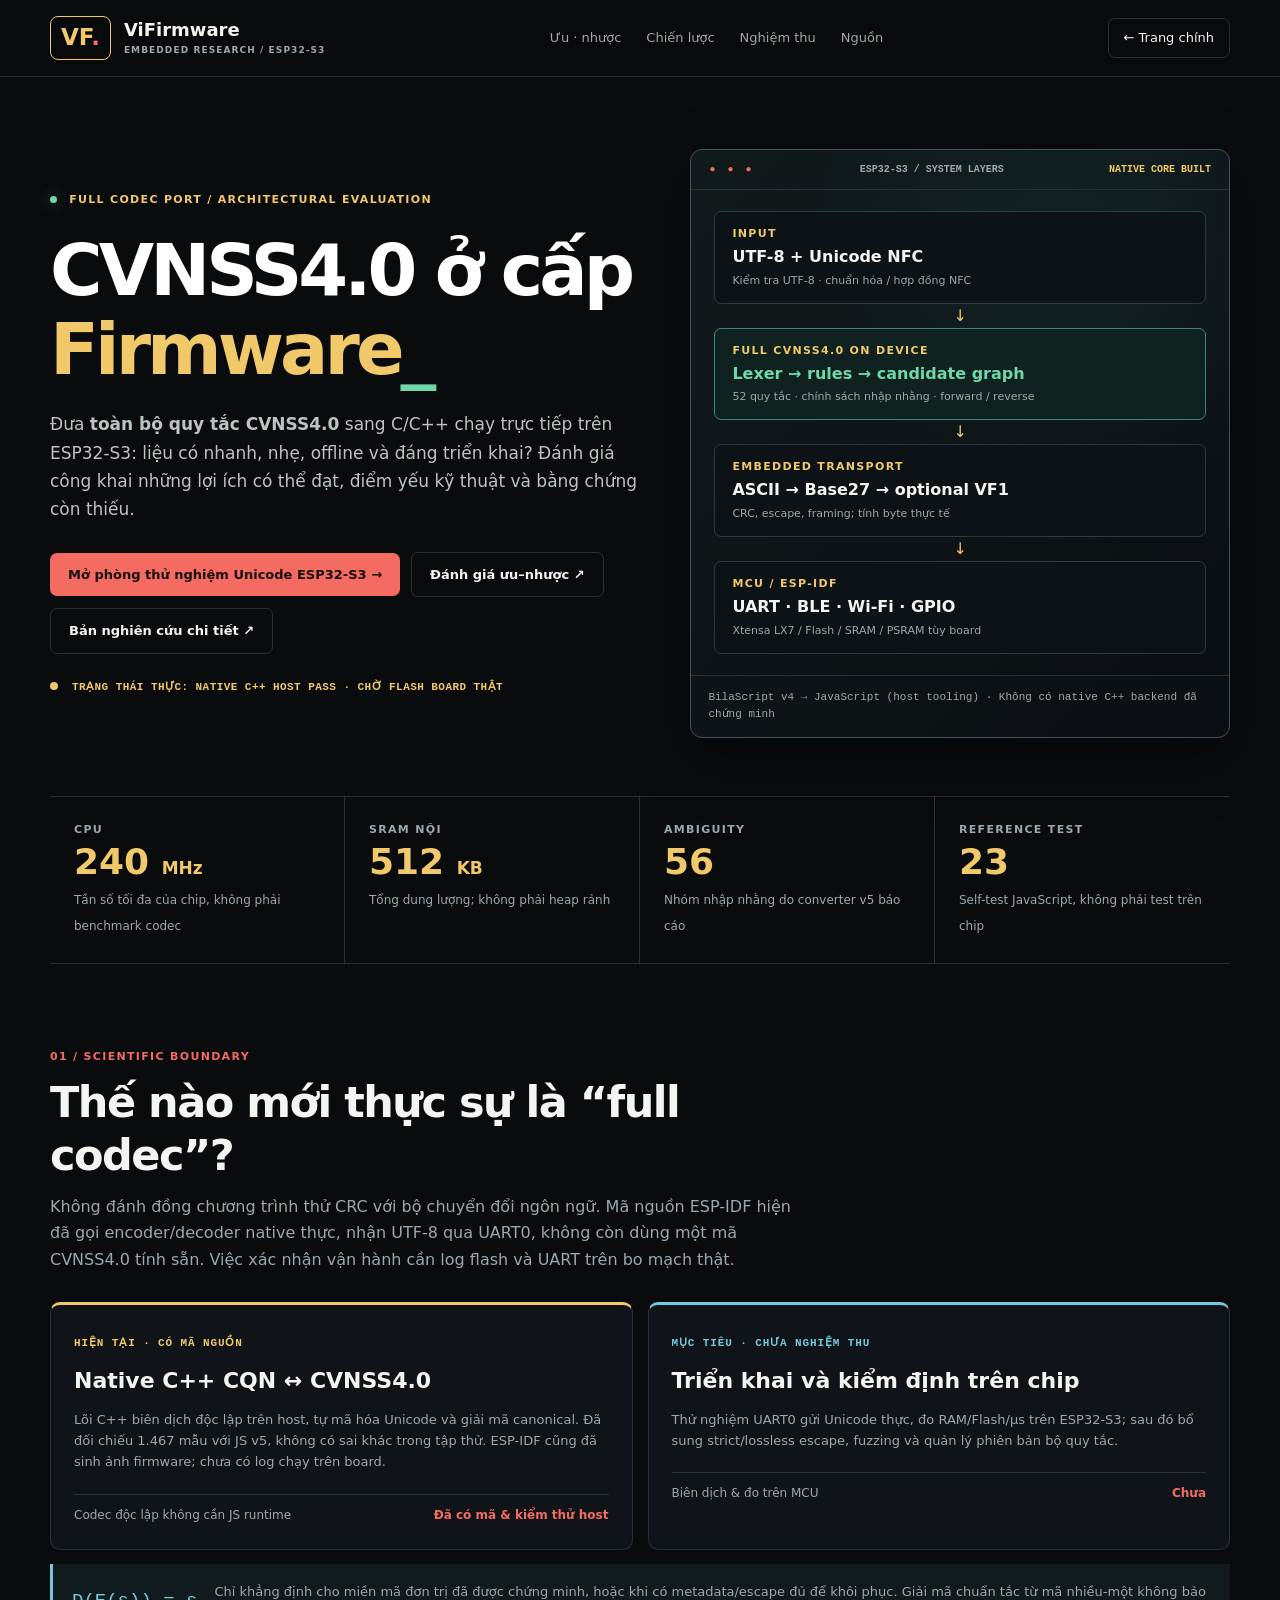
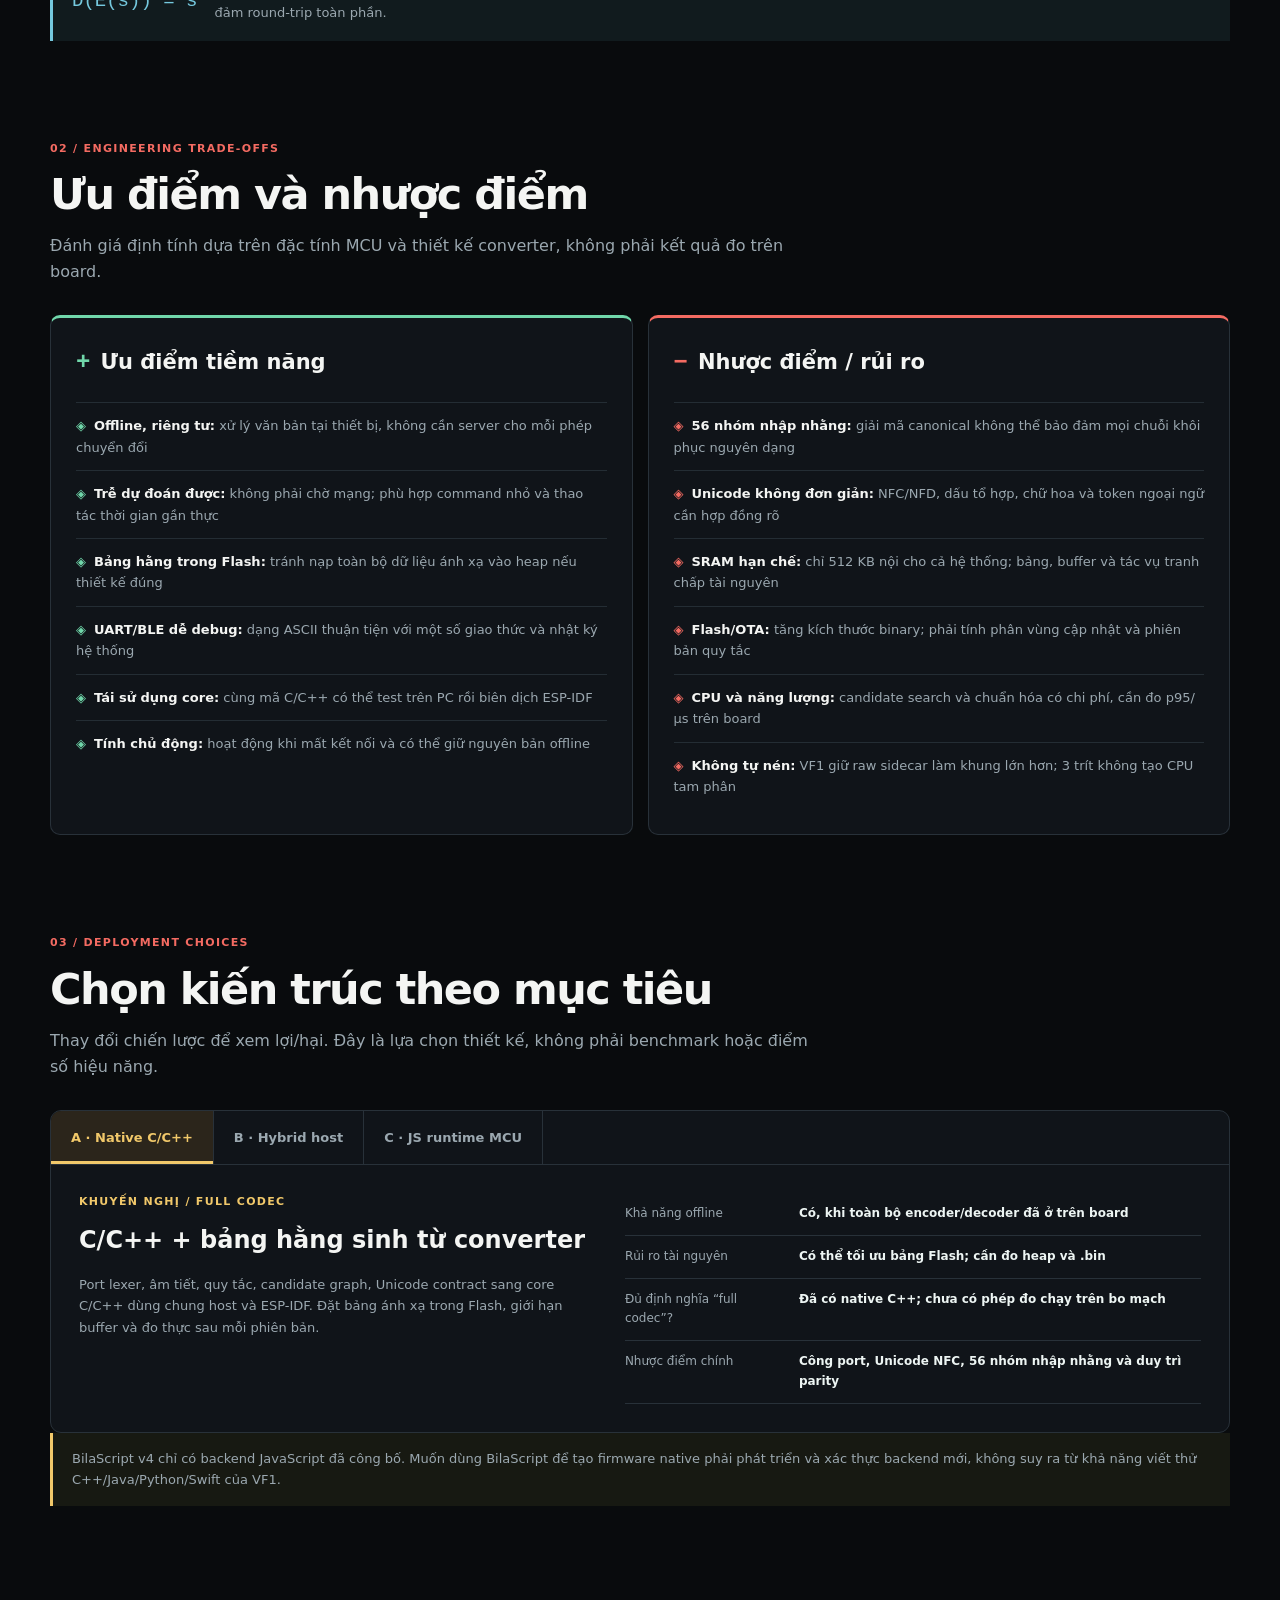
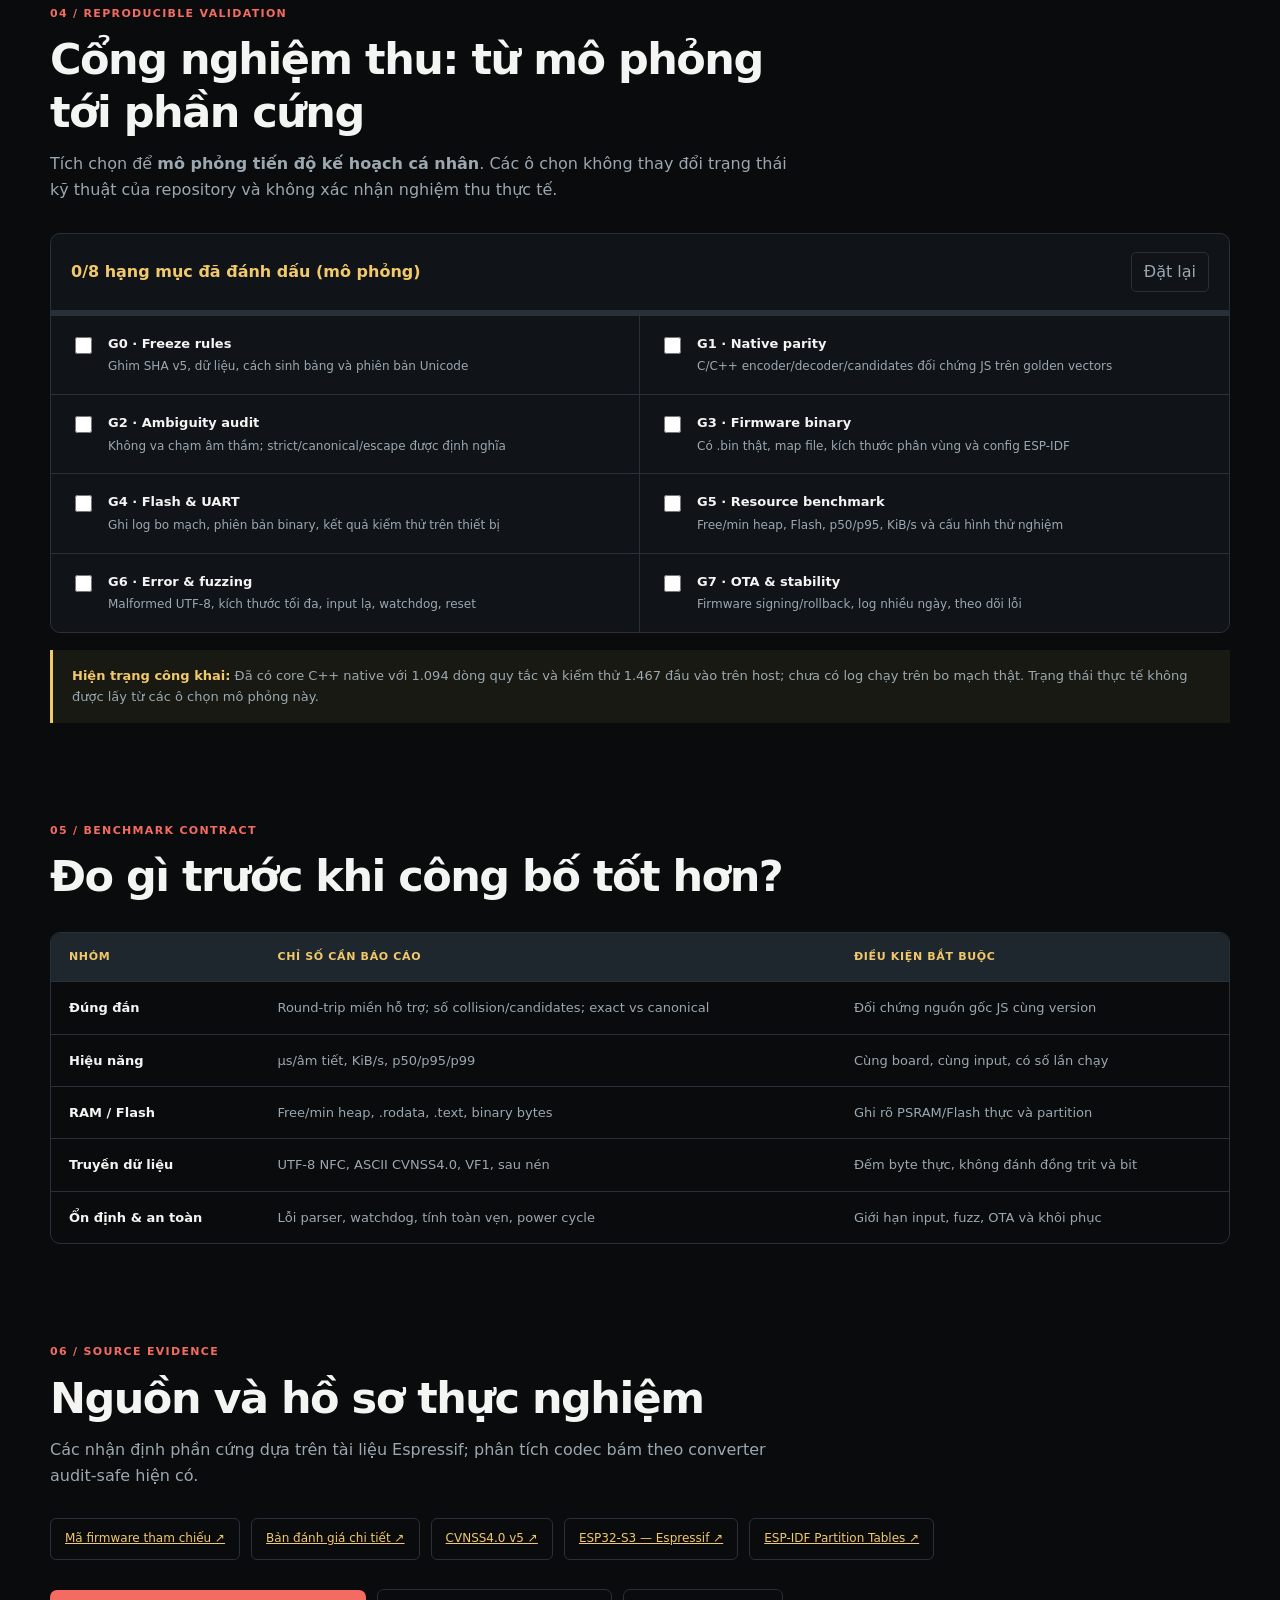
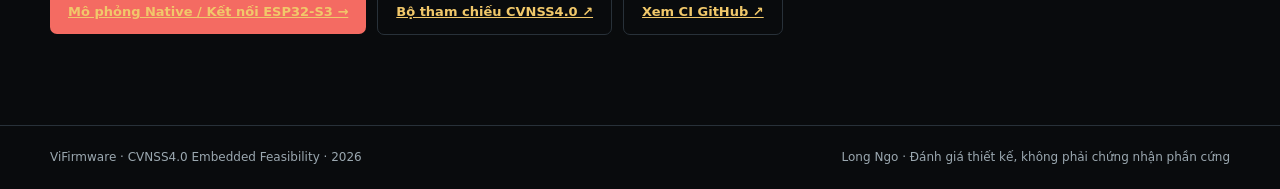
<file: docs/embedded.html>
<!doctype html>
<html lang="vi">
<head>
<meta charset="utf-8"><meta name="viewport" content="width=device-width,initial-scale=1">
<meta name="theme-color" content="#090b0d">
<meta name="description" content="Phân tích ưu nhược điểm đưa full CVNSS4.0 codec lên firmware ESP32-S3: kiến trúc, RAM, Flash, Unicode, nhập nhằng, đo kiểm và roadmap nghiên cứu.">
<title>ViFirmware · Full CVNSS4.0 trên ESP32-S3</title>
<link rel="stylesheet" href="./style.css"><link rel="stylesheet" href="./embedded.css">
<script defer src="./assets/cvnss-converter.js"></script>
<script defer src="./embedded.js"></script>
</head>
<body>
<a href="#content" class="skip">Đến nội dung</a>
<header class="bar"><div class="wrap top"><a href="./index.html" class="brand"><span class="brand-icon">VF<span>.</span></span><span>ViFirmware<small>EMBEDDED RESEARCH / ESP32-S3</small></span></a><nav aria-label="Điều hướng"><a href="#tradeoffs">Ưu · nhược</a><a href="#solutions">Chiến lược</a><a href="#gates">Nghiệm thu</a><a href="#references">Nguồn</a></nav><a href="./index.html" class="gh">← Trang chính</a></div></header>
<main id="content">
<section class="wrap embed-hero">
  <div><div class="eyebrow"><span class="led"></span> FULL CODEC PORT / ARCHITECTURAL EVALUATION</div>
  <h1>CVNSS4.0 ở cấp<br><em>Firmware</em><span class="caret">_</span></h1>
  <p class="lead">Đưa <b>toàn bộ quy tắc CVNSS4.0</b> sang C/C++ chạy trực tiếp trên ESP32-S3: liệu có nhanh, nhẹ, offline và đáng triển khai? Đánh giá công khai những lợi ích có thể đạt, điểm yếu kỹ thuật và bằng chứng còn thiếu.</p>
  <div class="actions"><a class="cta" href="./native-lab.html">Mở phòng thử nghiệm Unicode ESP32-S3 →</a><a class="ghost" href="#tradeoffs">Đánh giá ưu–nhược ↗</a><a class="ghost" href="https://github.com/xulytiengviet/vifirmware/blob/main/docs/FULL_CODEC_ESP32S3.md">Bản nghiên cứu chi tiết ↗</a></div>
  <p class="readiness"><span class="readiness-dot"></span> TRẠNG THÁI THỰC: <strong>NATIVE C++ HOST PASS · CHỜ FLASH BOARD THẬT</strong></p></div>
  <div class="embed-visual" aria-label="Sơ đồ kiến trúc firmware mục tiêu">
    <div class="visual-head"><span class="dots">● ● ●</span> ESP32-S3 / SYSTEM LAYERS <span>NATIVE CORE BUILT</span></div>
    <div class="visual-body"><div class="v-step"><small>INPUT</small><b>UTF-8 + Unicode NFC</b><span>Kiểm tra UTF-8 · chuẩn hóa / hợp đồng NFC</span></div><div class="v-arrow">↓</div>
      <div class="v-step accent"><small>FULL CVNSS4.0 ON DEVICE</small><b>Lexer → rules → candidate graph</b><span>52 quy tắc · chính sách nhập nhằng · forward / reverse</span></div><div class="v-arrow">↓</div>
      <div class="v-step"><small>EMBEDDED TRANSPORT</small><b>ASCII → Base27 → optional VF1</b><span>CRC, escape, framing; tính byte thực tế</span></div><div class="v-arrow">↓</div>
      <div class="v-step"><small>MCU / ESP-IDF</small><b>UART · BLE · Wi-Fi · GPIO</b><span>Xtensa LX7 / Flash / SRAM / PSRAM tùy board</span></div></div>
    <div class="visual-foot">BilaScript v4 → JavaScript (host tooling) · Không có native C++ backend đã chứng minh</div>
  </div>
</section>
<section class="wrap metrics embedded-metrics" aria-label="Giới hạn cơ sở">
  <div><small>CPU</small><strong>240 <i>MHz</i></strong><span>Tần số tối đa của chip, không phải benchmark codec</span></div>
  <div><small>SRAM NỘI</small><strong>512 <i>KB</i></strong><span>Tổng dung lượng; không phải heap rảnh</span></div>
  <div><small>AMBIGUITY</small><strong id="cvn-ambiguity">—</strong><span>Nhóm nhập nhằng do converter v5 báo cáo</span></div>
  <div><small>REFERENCE TEST</small><strong id="cvn-selftest">—</strong><span>Self-test JavaScript, không phải test trên chip</span></div>
</section>

<section class="wrap section" id="boundary">
 <div class="section-top"><span class="kicker">01 / SCIENTIFIC BOUNDARY</span><h2>Thế nào mới thực sự là “full codec”?</h2><p>Không đánh đồng chương trình thử CRC với bộ chuyển đổi ngôn ngữ. Mã nguồn ESP-IDF hiện đã gọi encoder/decoder native thực, nhận UTF-8 qua UART0, không còn dùng một mã CVNSS4.0 tính sẵn. Việc xác nhận vận hành cần log flash và UART trên bo mạch thật.</p></div>
 <div class="compare-cards">
  <article class="comparison current"><span>HIỆN TẠI · CÓ MÃ NGUỒN</span><h3>Native C++ CQN ↔ CVNSS4.0</h3><p>Lõi C++ biên dịch độc lập trên host, tự mã hóa Unicode và giải mã canonical. Đã đối chiếu 1.467 mẫu với JS v5, không có sai khác trong tập thử. ESP-IDF cũng đã sinh ảnh firmware; chưa có log chạy trên board.</p><div class="barline"><span>Codec độc lập không cần JS runtime</span><b>Đã có mã & kiểm thử host</b></div></article>
  <article class="comparison proposed"><span>MỤC TIÊU · CHƯA NGHIỆM THU</span><h3>Triển khai và kiểm định trên chip</h3><p>Thử nghiệm UART0 gửi Unicode thực, đo RAM/Flash/μs trên ESP32-S3; sau đó bổ sung strict/lossless escape, fuzzing và quản lý phiên bản bộ quy tắc.</p><div class="barline"><span>Biên dịch & đo trên MCU</span><b>Chưa</b></div></article>
 </div>
 <div class="equation"><code>D(E(s)) = s</code><span>Chỉ khẳng định cho miền mã đơn trị đã được chứng minh, hoặc khi có metadata/escape đủ để khôi phục. Giải mã chuẩn tắc từ mã nhiều-một không bảo đảm round-trip toàn phần.</span></div>
</section>

<section class="wrap section" id="tradeoffs">
<div class="section-top"><span class="kicker">02 / ENGINEERING TRADE-OFFS</span><h2>Ưu điểm và nhược điểm</h2><p>Đánh giá định tính dựa trên đặc tính MCU và thiết kế converter, không phải kết quả đo trên board.</p></div>
<div class="trade-grid">
 <article class="trade-card positive"><h3><span class="trade-icon">+</span> Ưu điểm tiềm năng</h3><ul>
   <li><b>Offline, riêng tư:</b> xử lý văn bản tại thiết bị, không cần server cho mỗi phép chuyển đổi</li>
   <li><b>Trễ dự đoán được:</b> không phải chờ mạng; phù hợp command nhỏ và thao tác thời gian gần thực</li>
   <li><b>Bảng hằng trong Flash:</b> tránh nạp toàn bộ dữ liệu ánh xạ vào heap nếu thiết kế đúng</li>
   <li><b>UART/BLE dễ debug:</b> dạng ASCII thuận tiện với một số giao thức và nhật ký hệ thống</li>
   <li><b>Tái sử dụng core:</b> cùng mã C/C++ có thể test trên PC rồi biên dịch ESP-IDF</li>
   <li><b>Tính chủ động:</b> hoạt động khi mất kết nối và có thể giữ nguyên bản offline</li>
 </ul></article>
 <article class="trade-card negative"><h3><span class="trade-icon">−</span> Nhược điểm / rủi ro</h3><ul>
   <li><b>56 nhóm nhập nhằng:</b> giải mã canonical không thể bảo đảm mọi chuỗi khôi phục nguyên dạng</li>
   <li><b>Unicode không đơn giản:</b> NFC/NFD, dấu tổ hợp, chữ hoa và token ngoại ngữ cần hợp đồng rõ</li>
   <li><b>SRAM hạn chế:</b> chỉ 512 KB nội cho cả hệ thống; bảng, buffer và tác vụ tranh chấp tài nguyên</li>
   <li><b>Flash/OTA:</b> tăng kích thước binary; phải tính phân vùng cập nhật và phiên bản quy tắc</li>
   <li><b>CPU và năng lượng:</b> candidate search và chuẩn hóa có chi phí, cần đo p95/µs trên board</li>
   <li><b>Không tự nén:</b> VF1 giữ raw sidecar làm khung lớn hơn; 3 trít không tạo CPU tam phân</li>
 </ul></article>
</div>
</section>

<section class="wrap section" id="solutions">
 <div class="section-top"><span class="kicker">03 / DEPLOYMENT CHOICES</span><h2>Chọn kiến trúc theo mục tiêu</h2><p>Thay đổi chiến lược để xem lợi/hại. Đây là lựa chọn thiết kế, không phải benchmark hoặc điểm số hiệu năng.</p></div>
 <div class="selector"><div class="selector-tabs" role="tablist" aria-label="Chiến lược triển khai">
 <button type="button" data-strategy="native" class="active" role="tab" aria-selected="true">A · Native C/C++</button>
 <button type="button" data-strategy="hybrid" role="tab" aria-selected="false">B · Hybrid host</button>
 <button type="button" data-strategy="js" role="tab" aria-selected="false">C · JS runtime MCU</button></div>
 <div class="strategy-body" role="tabpanel" aria-live="polite">
 <div><div id="strategy-label" class="eyebrow">KHUYẾN NGHỊ / FULL CODEC</div><h3 id="strategy-title">C/C++ + bảng sinh từ converter</h3><p id="strategy-body">Sinh bảng static, parser bounded và candidate graph; đối chứng JS và flash ESP32-S3.</p></div>
 <dl><div><dt>Khả năng offline</dt><dd id="strategy-offline">Có</dd></div><div><dt>Rủi ro tài nguyên</dt><dd id="strategy-memory">Có thể kiểm soát, phải đo</dd></div><div><dt>Đủ định nghĩa “full codec”?</dt><dd id="strategy-full">Chỉ sau khi hoàn tất và kiểm thử parity</dd></div><div><dt>Nhược điểm chính</dt><dd id="strategy-risk">Chi phí port, Unicode và đảm bảo phiên bản</dd></div></dl>
 </div></div>
 <p class="notice-line">BilaScript v4 chỉ có backend JavaScript đã công bố. Muốn dùng BilaScript để tạo firmware native phải phát triển và xác thực backend mới, không suy ra từ khả năng viết thử C++/Java/Python/Swift của VF1.</p>
</section>

<section class="wrap section" id="gates">
 <div class="section-top"><span class="kicker">04 / REPRODUCIBLE VALIDATION</span><h2>Cổng nghiệm thu: từ mô phỏng tới phần cứng</h2><p>Tích chọn để <b>mô phỏng tiến độ kế hoạch cá nhân</b>. Các ô chọn không thay đổi trạng thái kỹ thuật của repository và không xác nhận nghiệm thu thực tế.</p></div>
 <div class="gate-panel">
 <div class="gate-head"><strong id="gates-count">0/8 hạng mục đã đánh dấu</strong><button type="button" id="gates-reset">Đặt lại</button></div>
 <div class="gate-track"><div id="gates-progress"></div></div>
 <div class="gate-list">
  <label><input type="checkbox" data-gate><span><b>G0 · Freeze rules</b><small>Ghim SHA v5, dữ liệu, cách sinh bảng và phiên bản Unicode</small></span></label>
  <label><input type="checkbox" data-gate><span><b>G1 · Native parity</b><small>C/C++ encoder/decoder/candidates đối chứng JS trên golden vectors</small></span></label>
  <label><input type="checkbox" data-gate><span><b>G2 · Ambiguity audit</b><small>Không va chạm âm thầm; strict/canonical/escape được định nghĩa</small></span></label>
  <label><input type="checkbox" data-gate><span><b>G3 · Firmware binary</b><small>Có .bin thật, map file, kích thước phân vùng và config ESP-IDF</small></span></label>
  <label><input type="checkbox" data-gate><span><b>G4 · Flash & UART</b><small>Ghi log bo mạch, phiên bản binary, kết quả kiểm thử trên thiết bị</small></span></label>
  <label><input type="checkbox" data-gate><span><b>G5 · Resource benchmark</b><small>Free/min heap, Flash, p50/p95, KiB/s và cấu hình thử nghiệm</small></span></label>
  <label><input type="checkbox" data-gate><span><b>G6 · Error & fuzzing</b><small>Malformed UTF-8, kích thước tối đa, input lạ, watchdog, reset</small></span></label>
  <label><input type="checkbox" data-gate><span><b>G7 · OTA & stability</b><small>Firmware signing/rollback, log nhiều ngày, theo dõi lỗi</small></span></label>
 </div></div>
 <div class="notice-line"><strong>Hiện trạng công khai:</strong> Đã có core C++ native với 1.094 dòng quy tắc và kiểm thử 1.467 đầu vào trên host; chưa có log chạy trên bo mạch thật. Trạng thái thực tế không được lấy từ các ô chọn mô phỏng này.</div>
</section>

<section class="wrap section" id="bench">
 <div class="section-top"><span class="kicker">05 / BENCHMARK CONTRACT</span><h2>Đo gì trước khi công bố tốt hơn?</h2></div>
 <div class="bench-table"><table>
 <thead><tr><th>Nhóm</th><th>Chỉ số cần báo cáo</th><th>Điều kiện bắt buộc</th></tr></thead>
 <tbody>
 <tr><td>Đúng đắn</td><td>Round-trip miền hỗ trợ; số collision/candidates; exact vs canonical</td><td>Đối chứng nguồn gốc JS cùng version</td></tr>
 <tr><td>Hiệu năng</td><td>µs/âm tiết, KiB/s, p50/p95/p99</td><td>Cùng board, cùng input, có số lần chạy</td></tr>
 <tr><td>RAM / Flash</td><td>Free/min heap, .rodata, .text, binary bytes</td><td>Ghi rõ PSRAM/Flash thực và partition</td></tr>
 <tr><td>Truyền dữ liệu</td><td>UTF-8 NFC, ASCII CVNSS4.0, VF1, sau nén</td><td>Đếm byte thực, không đánh đồng trit và bit</td></tr>
 <tr><td>Ổn định & an toàn</td><td>Lỗi parser, watchdog, tính toàn vẹn, power cycle</td><td>Giới hạn input, fuzz, OTA và khôi phục</td></tr>
 </tbody></table></div>
</section>
<section class="wrap section" id="references"><div class="section-top"><span class="kicker">06 / SOURCE EVIDENCE</span><h2>Nguồn và hồ sơ thực nghiệm</h2><p>Các nhận định phần cứng dựa trên tài liệu Espressif; phân tích codec bám theo converter audit-safe hiện có.</p></div>
<div class="reference-links">
<a href="https://github.com/xulytiengviet/vifirmware/tree/main/firmware/esp32s3">Mã firmware tham chiếu ↗</a>
<a href="https://github.com/xulytiengviet/vifirmware/blob/main/docs/FULL_CODEC_ESP32S3.md">Bản đánh giá chi tiết ↗</a>
<a href="https://github.com/xulytiengviet/CVNSS4.0">CVNSS4.0 v5 ↗</a>
<a href="https://www.espressif.com/en/products/socs/esp32-s3">ESP32-S3 — Espressif ↗</a>
<a href="https://docs.espressif.com/projects/esp-idf/en/stable/esp32s3/api-guides/partition-tables.html">ESP-IDF Partition Tables ↗</a>
</div>
<div class="actions"><a class="cta" href="./native-lab.html">Mô phỏng Native / Kết nối ESP32-S3 →</a><a class="ghost" href="./index.html#lab">Bộ tham chiếu CVNSS4.0 ↗</a><a class="ghost" href="https://github.com/xulytiengviet/vifirmware/actions">Xem CI GitHub ↗</a></div>
</section>
</main>
<footer><div class="wrap foot"><span>ViFirmware · CVNSS4.0 Embedded Feasibility · 2026</span><span>Long Ngo · Đánh giá thiết kế, không phải chứng nhận phần cứng</span></div></footer>
</body></html>
</file>
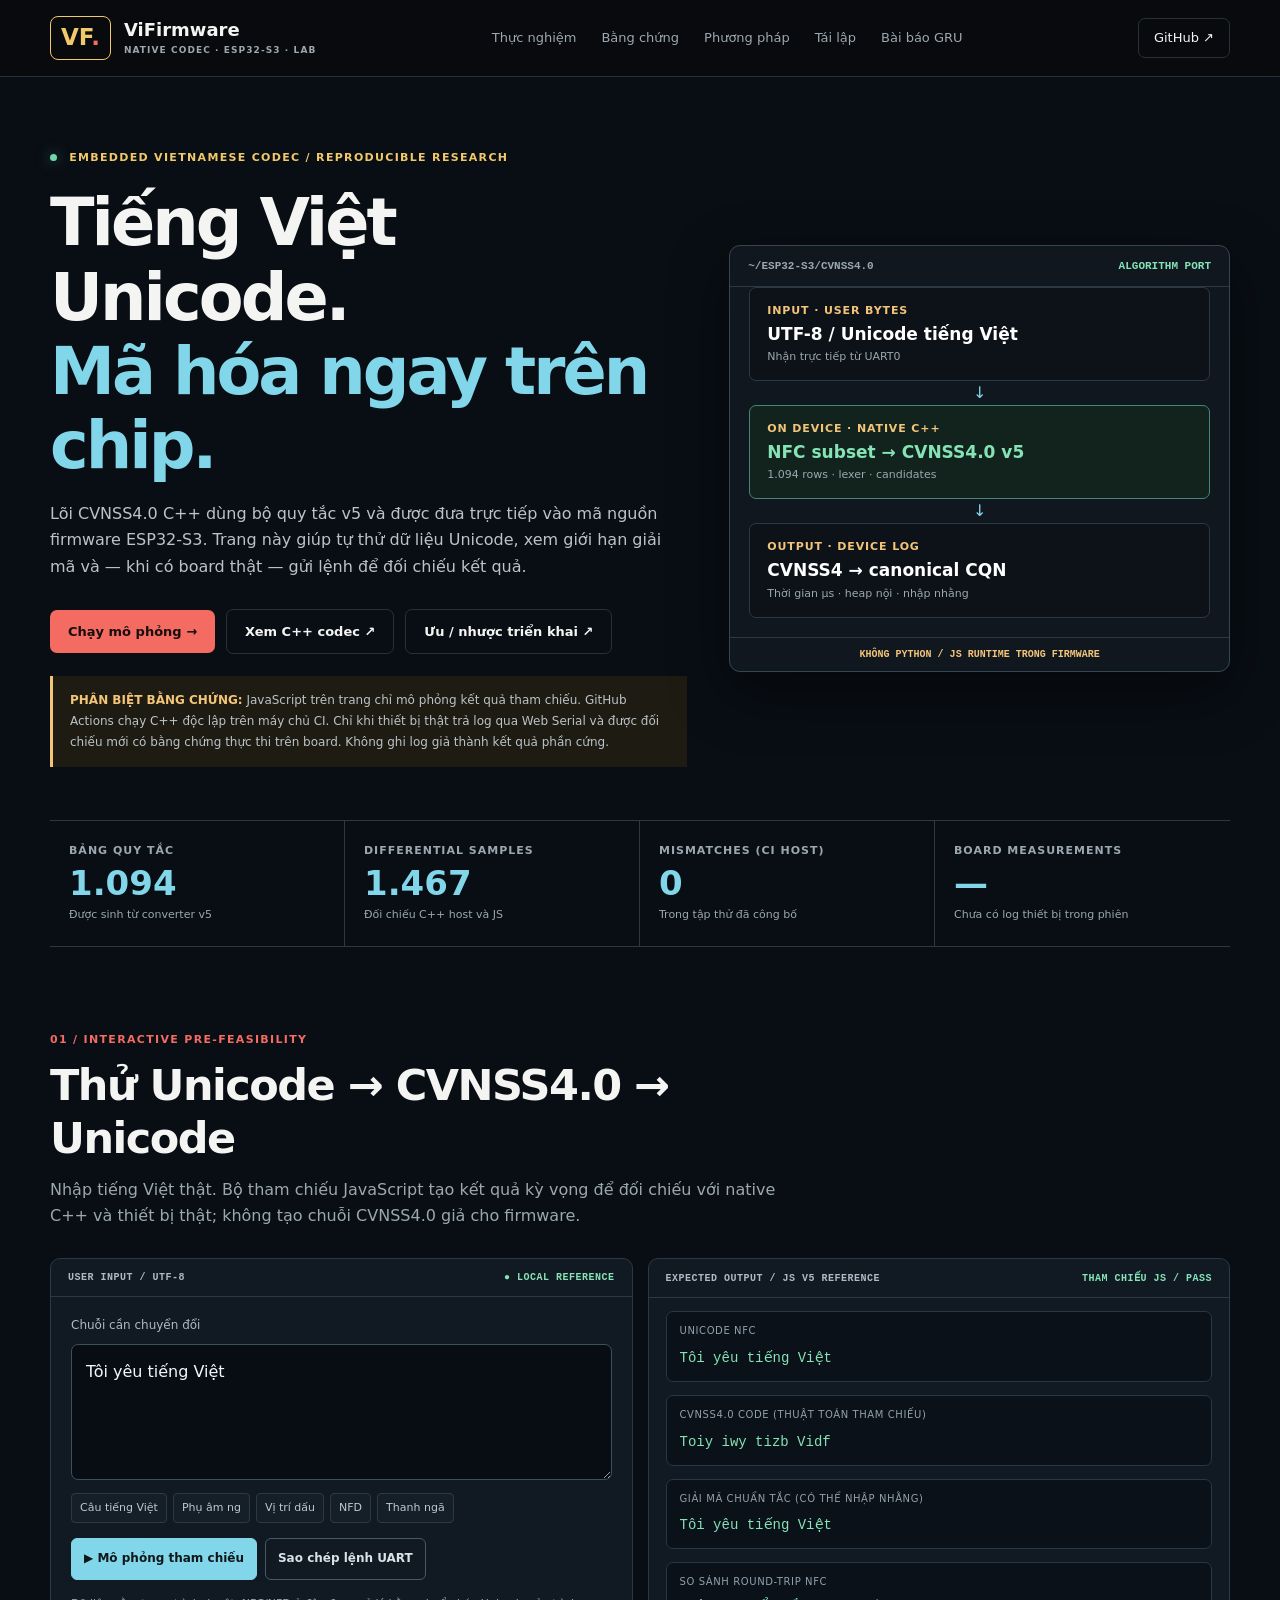
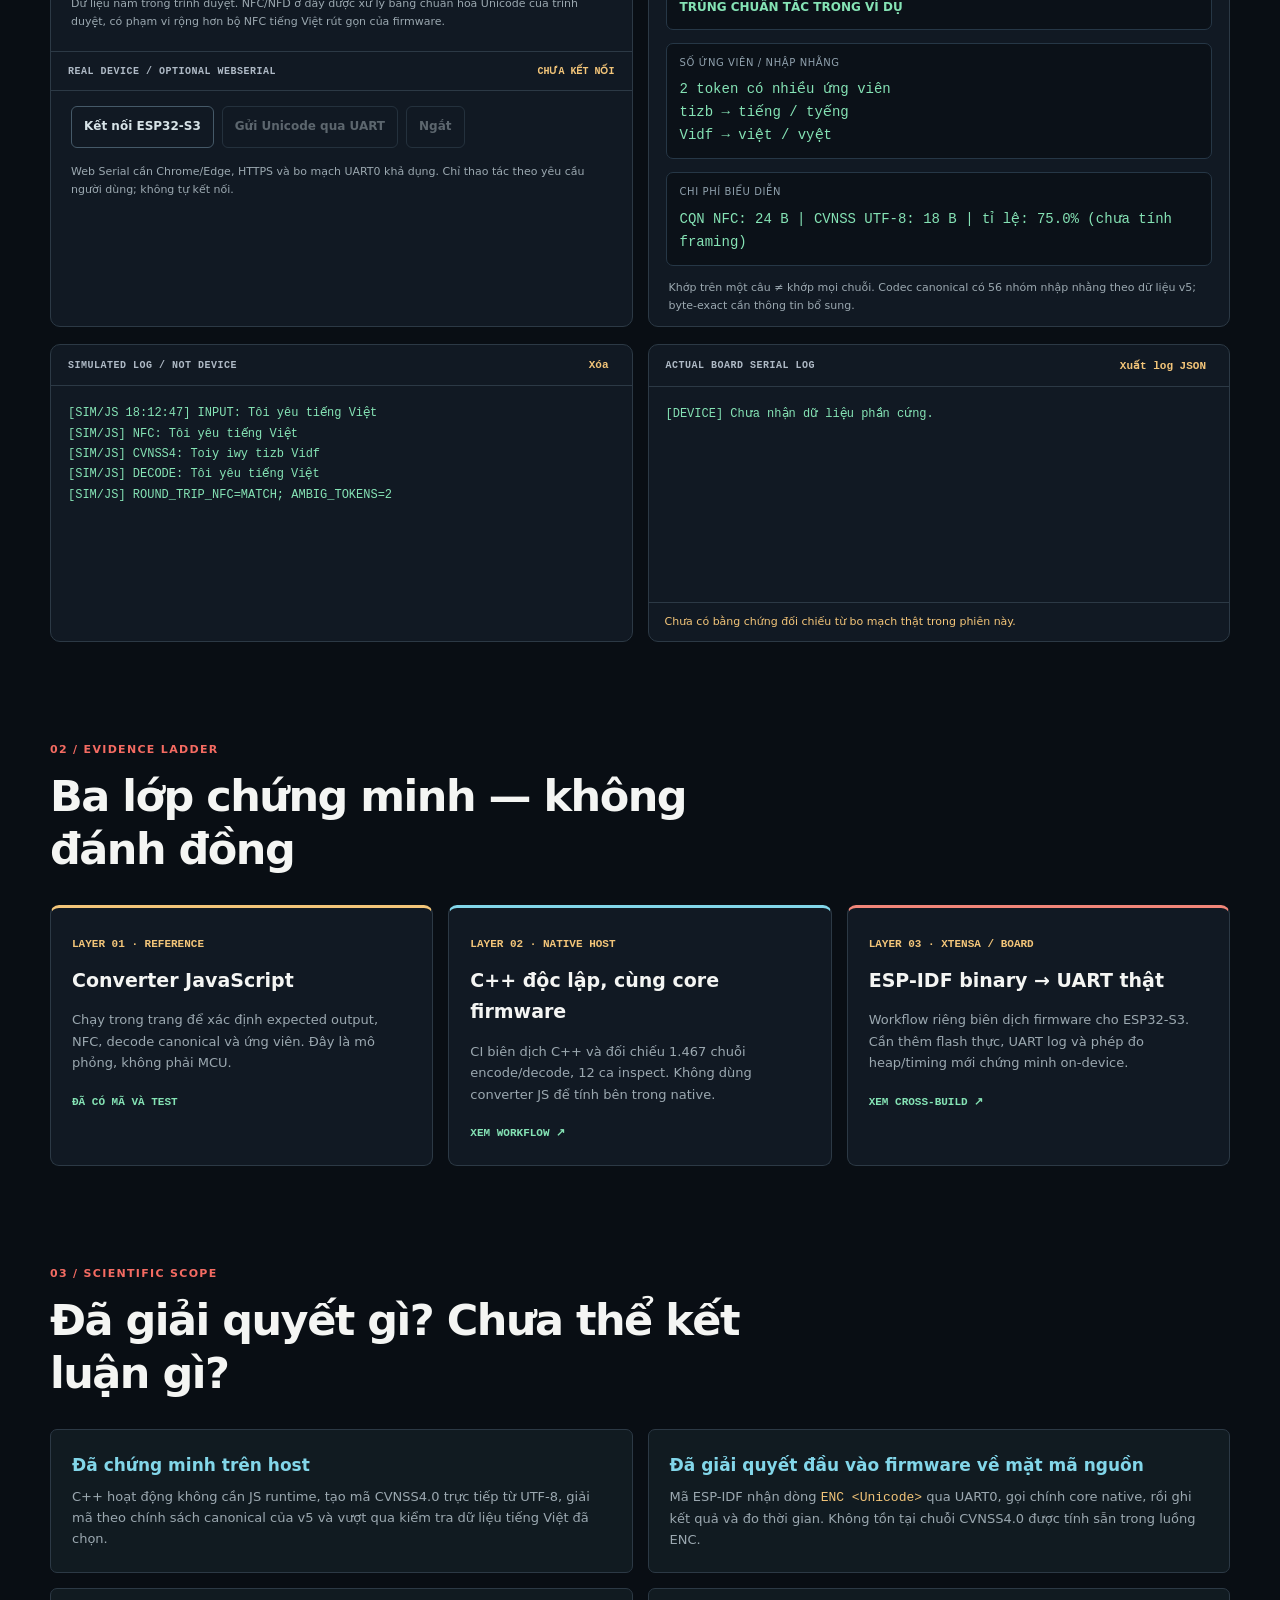
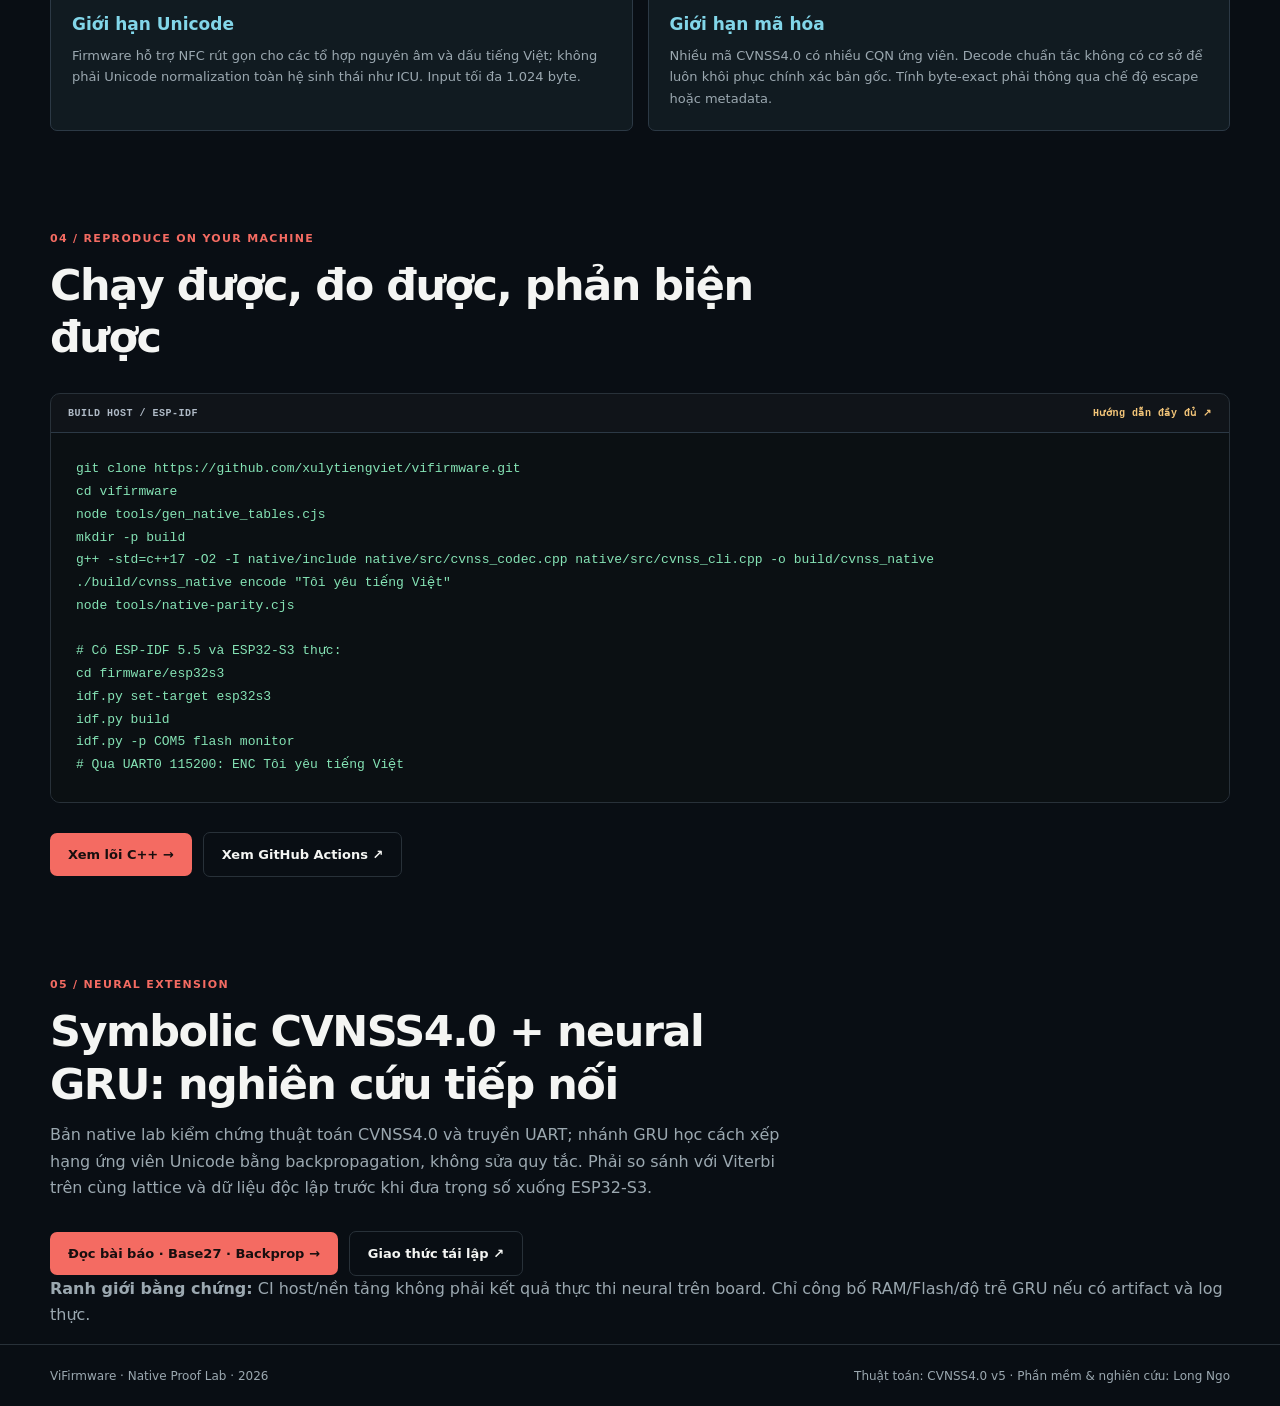
<file: docs/native-lab.html>
<!doctype html>
<html lang="vi">
<head>
<meta charset="utf-8">
<meta name="viewport" content="width=device-width,initial-scale=1">
<meta name="theme-color" content="#070b10">
<meta name="description" content="ViFirmware Native Lab: kiểm chứng CVNSS4.0 Unicode↔ASCII bằng C++ và ESP32-S3 qua mô phỏng tham chiếu, CI, Web Serial và log thiết bị thật.">
<title>ViFirmware · Native ESP32-S3 Proof Lab</title>
<link rel="stylesheet" href="./style.css">
<link rel="stylesheet" href="./native-lab.css">
<script defer src="./assets/cvnss-converter.js"></script>
<script defer src="./native-lab.js"></script>
</head>
<body>
<a class="skip" href="#experiment">Đến khu thực nghiệm</a>
<header class="bar"><div class="wrap top"><a href="./index.html" class="brand"><span class="brand-icon">VF<span>.</span></span><span>ViFirmware<small>NATIVE CODEC · ESP32-S3 · LAB</small></span></a><nav aria-label="Điều hướng"><a href="#experiment">Thực nghiệm</a><a href="#evidence">Bằng chứng</a><a href="#method">Phương pháp</a><a href="#reproduce">Tái lập</a><a href="./backprop-paper.html">Bài báo GRU</a></nav><a class="gh" href="https://github.com/xulytiengviet/vifirmware" target="_blank" rel="noopener noreferrer">GitHub ↗</a></div></header>
<main>
<section class="wrap proof-hero">
 <div><div class="eyebrow"><span class="led"></span> EMBEDDED VIETNAMESE CODEC / REPRODUCIBLE RESEARCH</div>
 <h1>Tiếng Việt Unicode.<br><em>Mã hóa ngay trên chip.</em></h1>
 <p class="lead">Lõi CVNSS4.0 C++ dùng bộ quy tắc v5 và được đưa trực tiếp vào mã nguồn firmware ESP32-S3. Trang này giúp tự thử dữ liệu Unicode, xem giới hạn giải mã và — khi có board thật — gửi lệnh để đối chiếu kết quả.</p>
 <div class="actions"><a class="cta" href="#experiment">Chạy mô phỏng →</a><a class="ghost" href="https://github.com/xulytiengviet/vifirmware/tree/main/native">Xem C++ codec ↗</a><a class="ghost" href="./embedded.html">Ưu / nhược triển khai ↗</a></div>
 <div class="proof-warn"><strong>PHÂN BIỆT BẰNG CHỨNG:</strong> JavaScript trên trang chỉ mô phỏng kết quả tham chiếu. GitHub Actions chạy C++ độc lập trên máy chủ CI. Chỉ khi thiết bị thật trả log qua Web Serial và được đối chiếu mới có bằng chứng thực thi trên board. Không ghi log giả thành kết quả phần cứng.</div></div>
 <div class="proof-diagram" aria-label="Pipeline độc lập">
   <div class="diagram-top">~/ESP32-S3/CVNSS4.0 <span>ALGORITHM PORT</span></div>
   <div class="d-node"><small>INPUT · USER BYTES</small><b>UTF-8 / Unicode tiếng Việt</b><span>Nhận trực tiếp từ UART0</span></div><div class="d-arrow">↓</div>
   <div class="d-node engine"><small>ON DEVICE · NATIVE C++</small><b>NFC subset → CVNSS4.0 v5</b><span>1.094 rows · lexer · candidates</span></div><div class="d-arrow">↓</div>
   <div class="d-node"><small>OUTPUT · DEVICE LOG</small><b>CVNSS4 → canonical CQN</b><span>Thời gian μs · heap nội · nhập nhằng</span></div>
   <div class="diagram-foot">KHÔNG PYTHON / JS RUNTIME TRONG FIRMWARE</div>
 </div>
</section>
<section class="wrap proof-metrics">
 <div><small>BẢNG QUY TẮC</small><strong>1.094</strong><span>Được sinh từ converter v5</span></div>
 <div><small>DIFFERENTIAL SAMPLES</small><strong>1.467</strong><span>Đối chiếu C++ host và JS</span></div>
 <div><small>MISMATCHES (CI HOST)</small><strong>0</strong><span>Trong tập thử đã công bố</span></div>
 <div><small>BOARD MEASUREMENTS</small><strong id="device-status-metric">—</strong><span id="metric-detail">Chưa có log thiết bị trong phiên</span></div>
</section>
<section class="wrap section" id="experiment">
<div class="section-top"><span class="kicker">01 / INTERACTIVE PRE-FEASIBILITY</span><h2>Thử Unicode → CVNSS4.0 → Unicode</h2><p>Nhập tiếng Việt thật. Bộ tham chiếu JavaScript tạo kết quả kỳ vọng để đối chiếu với native C++ và thiết bị thật; không tạo chuỗi CVNSS4.0 giả cho firmware.</p></div>
<div class="proof-lab">
 <div class="lab-input">
  <div class="pane-head"><span>USER INPUT / UTF-8</span><span class="online">● LOCAL REFERENCE</span></div>
  <label for="proof-input">Chuỗi cần chuyển đổi</label>
  <textarea id="proof-input" rows="4" spellcheck="false">Tôi yêu tiếng Việt</textarea>
  <div class="sample-row"><button type="button" data-sample="Tôi yêu tiếng Việt">Câu tiếng Việt</button><button type="button" data-sample="nghiêng">Phụ âm ng</button><button type="button" data-sample="hoà">Vị trí dấu</button><button type="button" data-sample="ệ">NFD</button><button type="button" data-sample="sẽ">Thanh ngã</button></div>
  <div class="command-row"><button id="simulate" type="button" class="main-button">▶ Mô phỏng tham chiếu</button><button id="copy-uart" type="button" class="outline-button">Sao chép lệnh UART</button></div>
  <p class="microcopy">Dữ liệu nằm trong trình duyệt. NFC/NFD ở đây được xử lý bằng chuẩn hóa Unicode của trình duyệt, có phạm vi rộng hơn bộ NFC tiếng Việt rút gọn của firmware.</p>
  <div class="pane-head device-head"><span>REAL DEVICE / OPTIONAL WEBSERIAL</span><span id="device-pill" class="pill-warn">CHƯA KẾT NỐI</span></div>
  <div class="command-row"><button id="connect-serial" type="button" class="outline-button">Kết nối ESP32-S3</button><button id="send-serial" type="button" class="outline-button" disabled>Gửi Unicode qua UART</button><button id="disconnect-serial" type="button" class="outline-button" disabled>Ngắt</button></div>
  <p class="microcopy" id="serial-support">Web Serial cần Chrome/Edge, HTTPS và bo mạch UART0 khả dụng. Chỉ thao tác theo yêu cầu người dùng; không tự kết nối.</p>
 </div>
 <div class="lab-output">
  <div class="pane-head"><span>EXPECTED OUTPUT / JS V5 REFERENCE</span><span id="reference-status">SẴN SÀNG</span></div>
  <div class="out-box"><small>UNICODE NFC</small><code id="out-nfc">—</code></div>
  <div class="out-box"><small>CVNSS4.0 CODE (THUẬT TOÁN THAM CHIẾU)</small><code id="out-cvn">—</code></div>
  <div class="out-box"><small>GIẢI MÃ CHUẨN TẮC (CÓ THỂ NHẬP NHẰNG)</small><code id="out-decoded">—</code></div>
  <div class="out-box"><small>SO SÁNH ROUND-TRIP NFC</small><strong id="out-equal">—</strong></div>
  <div class="out-box"><small>SỐ ỨNG VIÊN / NHẬP NHẰNG</small><code id="out-ambiguity">—</code></div>
  <div class="out-box"><small>CHI PHÍ BIỂU DIỄN</small><code id="out-bytes">—</code></div>
  <p class="microcopy">Khớp trên một câu ≠ khớp mọi chuỗi. Codec canonical có 56 nhóm nhập nhằng theo dữ liệu v5; byte-exact cần thông tin bổ sung.</p>
 </div>
</div>
<div class="console-grid">
<div class="console-box"><div class="pane-head"><span>SIMULATED LOG / NOT DEVICE</span><button type="button" id="clear-sim" class="plain-btn">Xóa</button></div><pre id="sim-log" aria-live="polite">[SIM/JS] Chưa chạy thử nghiệm.</pre></div>
<div class="console-box"><div class="pane-head"><span>ACTUAL BOARD SERIAL LOG</span><button type="button" id="export-log" class="plain-btn">Xuất log JSON</button></div><pre id="device-log" aria-live="polite">[DEVICE] Chưa nhận dữ liệu phần cứng.</pre><p id="board-comparison" class="board-proof">Chưa có bằng chứng đối chiếu từ bo mạch thật trong phiên này.</p></div>
</div>
</section>
<section class="wrap section" id="evidence">
<div class="section-top"><span class="kicker">02 / EVIDENCE LADDER</span><h2>Ba lớp chứng minh — không đánh đồng</h2></div>
<div class="proof-steps">
<article><small>LAYER 01 · REFERENCE</small><h3>Converter JavaScript</h3><p>Chạy trong trang để xác định expected output, NFC, decode canonical và ứng viên. Đây là mô phỏng, không phải MCU.</p><span>ĐÃ CÓ MÃ VÀ TEST</span></article>
<article><small>LAYER 02 · NATIVE HOST</small><h3>C++ độc lập, cùng core firmware</h3><p>CI biên dịch C++ và đối chiếu 1.467 chuỗi encode/decode, 12 ca inspect. Không dùng converter JS để tính bên trong native.</p><a href="https://github.com/xulytiengviet/vifirmware/actions/workflows/native.yml">XEM WORKFLOW ↗</a></article>
<article><small>LAYER 03 · XTENSA / BOARD</small><h3>ESP-IDF binary → UART thật</h3><p>Workflow riêng biên dịch firmware cho ESP32-S3. Cần thêm flash thực, UART log và phép đo heap/timing mới chứng minh on-device.</p><a href="https://github.com/xulytiengviet/vifirmware/actions/workflows/esp-idf.yml">XEM CROSS-BUILD ↗</a></article>
</div>
</section>
<section class="wrap section" id="method">
<div class="section-top"><span class="kicker">03 / SCIENTIFIC SCOPE</span><h2>Đã giải quyết gì? Chưa thể kết luận gì?</h2></div>
<div class="methods">
<div><h3>Đã chứng minh trên host</h3><p>C++ hoạt động không cần JS runtime, tạo mã CVNSS4.0 trực tiếp từ UTF-8, giải mã theo chính sách canonical của v5 và vượt qua kiểm tra dữ liệu tiếng Việt đã chọn.</p></div>
<div><h3>Đã giải quyết đầu vào firmware về mặt mã nguồn</h3><p>Mã ESP-IDF nhận dòng <code>ENC &lt;Unicode&gt;</code> qua UART0, gọi chính core native, rồi ghi kết quả và đo thời gian. Không tồn tại chuỗi CVNSS4.0 được tính sẵn trong luồng ENC.</p></div>
<div><h3>Giới hạn Unicode</h3><p>Firmware hỗ trợ NFC rút gọn cho các tổ hợp nguyên âm và dấu tiếng Việt; không phải Unicode normalization toàn hệ sinh thái như ICU. Input tối đa 1.024 byte.</p></div>
<div><h3>Giới hạn mã hóa</h3><p>Nhiều mã CVNSS4.0 có nhiều CQN ứng viên. Decode chuẩn tắc không có cơ sở để luôn khôi phục chính xác bản gốc. Tính byte-exact phải thông qua chế độ escape hoặc metadata.</p></div>
</div>
</section>
<section class="wrap section" id="reproduce">
<div class="section-top"><span class="kicker">04 / REPRODUCE ON YOUR MACHINE</span><h2>Chạy được, đo được, phản biện được</h2></div>
<div class="code-card"><div class="pane-head"><span>BUILD HOST / ESP-IDF</span><a href="https://github.com/xulytiengviet/vifirmware/blob/main/firmware/esp32s3/README.md" target="_blank" rel="noopener noreferrer">Hướng dẫn đầy đủ ↗</a></div><pre>git clone https://github.com/xulytiengviet/vifirmware.git
cd vifirmware
node tools/gen_native_tables.cjs
mkdir -p build
g++ -std=c++17 -O2 -I native/include native/src/cvnss_codec.cpp native/src/cvnss_cli.cpp -o build/cvnss_native
./build/cvnss_native encode "Tôi yêu tiếng Việt"
node tools/native-parity.cjs

# Có ESP-IDF 5.5 và ESP32-S3 thực:
cd firmware/esp32s3
idf.py set-target esp32s3
idf.py build
idf.py -p COM5 flash monitor
# Qua UART0 115200: ENC Tôi yêu tiếng Việt</pre></div>
<div class="actions"><a class="cta" href="https://github.com/xulytiengviet/vifirmware/tree/main/native">Xem lõi C++ →</a><a class="ghost" href="https://github.com/xulytiengviet/vifirmware/actions">Xem GitHub Actions ↗</a></div>
</section>
<section class="wrap section" id="neural-research">
<div class="section-top"><span class="kicker">05 / NEURAL EXTENSION</span><h2>Symbolic CVNSS4.0 + neural GRU: nghiên cứu tiếp nối</h2>
<p>Bản native lab kiểm chứng thuật toán CVNSS4.0 và truyền UART; nhánh GRU học cách xếp hạng ứng viên Unicode bằng backpropagation, không sửa quy tắc. Phải so sánh với Viterbi trên cùng lattice và dữ liệu độc lập trước khi đưa trọng số xuống ESP32-S3.</p></div>
<div class="actions"><a class="cta" href="./backprop-paper.html">Đọc bài báo · Base27 · Backprop →</a><a class="ghost" href="https://github.com/xulytiengviet/vifirmware/tree/main/research/backprop">Giao thức tái lập ↗</a></div>
<p><strong>Ranh giới bằng chứng:</strong> CI host/nền tảng không phải kết quả thực thi neural trên board. Chỉ công bố RAM/Flash/độ trễ GRU nếu có artifact và log thực.</p>
</section>
</main>
<footer><div class="wrap foot"><span>ViFirmware · Native Proof Lab · 2026</span><span>Thuật toán: CVNSS4.0 v5 · Phần mềm & nghiên cứu: Long Ngo</span></div></footer>
</body></html>
</file>
<file: docs/style.css>
:root{--bg:#090b0d;--panel:#101419;--panel2:#141a20;--line:#283139;--text:#f4f5f3;--muted:#9ba8b0;--red:#f46b62;--gold:#f1c86a;--green:#70d7aa;--cyan:#75c9de}*{box-sizing:border-box}html{scroll-behavior:smooth}body{margin:0;background:var(--bg);color:var(--text);font-family:Inter,system-ui,-apple-system,"Segoe UI",Arial,sans-serif;line-height:1.65}a{color:inherit;text-decoration:none}button,textarea{font:inherit}button{cursor:pointer}a:focus-visible,button:focus-visible,textarea:focus-visible{outline:2px solid var(--gold);outline-offset:3px}.wrap{width:min(1180px,calc(100% - 44px));margin:auto}.skip{position:absolute;left:-10000px;top:0}.skip:focus{left:20px;z-index:10;background:white;color:#111;padding:8px}.bar{border-bottom:1px solid var(--line);position:sticky;top:0;z-index:5;background:#090b0df3;backdrop-filter:blur(14px)}.top{display:flex;align-items:center;justify-content:space-between;min-height:76px;gap:18px}.brand{display:flex;gap:13px;align-items:center;font-weight:800;font-size:18px;line-height:1.1}.brand-icon{font-weight:900;font-size:23px;color:var(--gold);border:1px solid var(--gold);padding:8px 10px;border-radius:8px}.brand-icon span{color:var(--red)}.brand small{display:block;letter-spacing:.12em;font-size:9px;color:var(--muted);margin-top:6px}.bar nav{display:flex;gap:25px;font-size:13px;color:var(--muted)}.bar nav a:hover{color:var(--gold)}.gh{border:1px solid var(--line);padding:8px 15px;border-radius:7px;font-size:13px}.gh:hover{border-color:var(--gold)}.hero{padding:82px 0 58px;display:grid;grid-template-columns:1.18fr .82fr;gap:50px;align-items:center}.eyebrow,.kicker,.num,.panel-title,.result small,.metrics small,.checks span{letter-spacing:.12em;font-size:11px;font-weight:700}.eyebrow{color:var(--gold)}.led{display:inline-block;background:var(--green);width:7px;height:7px;border-radius:50%;margin-right:7px;box-shadow:0 0 14px #70d7aa80}.hero h1{letter-spacing:-.045em;font-size:clamp(42px,5vw,74px);line-height:1.13;margin:22px 0}.hero h1 em{font-style:normal;color:var(--gold)}.hero h1 strong{font-weight:800;color:var(--red)}.caret{color:var(--green);animation:blink 1s step-end infinite}@keyframes blink{50%{opacity:0}}.lead{color:#bac4c8;font-size:17px;max-width:640px}.actions{display:flex;flex-wrap:wrap;align-items:center;gap:11px;margin-top:29px}.cta,.ghost{display:inline-flex;align-items:center;justify-content:center;padding:11px 18px;border-radius:7px;font-size:13px;font-weight:700}.cta{background:var(--red);color:#170e0e}.cta:hover{background:#ffa59b}.ghost{border:1px solid var(--line)}.ghost:hover{border-color:var(--gold)}.warning{margin-top:30px;padding:16px 19px;border-left:3px solid var(--gold);color:#aeb8be;font-size:12px;background:#171812}.warning b{color:var(--gold);margin-right:8px}.monitor{border:1px solid #36424b;background:linear-gradient(145deg,#151b1e,#0c1013);border-radius:12px;overflow:hidden;box-shadow:0 22px 80px #0007}.monitor-head,.panel-title{padding:13px 17px;border-bottom:1px solid var(--line);font-family:ui-monospace,Consolas,monospace;display:flex;align-items:center;justify-content:space-between;gap:12px;color:var(--muted);font-size:11px}.dots{color:var(--red);letter-spacing:3px}.right{color:var(--green)}.pipe{padding:20px 26px}.pipe-node{border:1px solid var(--line);padding:12px 17px;border-radius:7px;background:#0c1115}.pipe-node.active{border-color:#4ba998;background:#102421}.pipe-node small,.pipe-node span{display:block;color:var(--muted);font-size:11px}.pipe-node b{display:block;font-size:17px}.pipe-node.active b{color:var(--green)}.arrow{text-align:center;color:var(--gold);line-height:1.4}.monfoot{display:flex;justify-content:space-between;padding:13px 18px;border-top:1px solid var(--line);font:11px ui-monospace,Consolas,monospace;color:var(--muted)}.monfoot b{color:var(--gold)}.metrics{display:grid;grid-template-columns:repeat(4,1fr);border-top:1px solid var(--line);border-bottom:1px solid var(--line)}.metrics div{padding:24px;border-right:1px solid var(--line)}.metrics div:last-child{border:none}.metrics small{display:block;color:var(--muted)}.metrics strong{display:block;font-size:36px;line-height:1.3;color:var(--gold)}.metrics span{font-size:12px;color:var(--muted)}.section{padding:78px 0 15px;scroll-margin-top:85px}.section-top{max-width:760px;margin-bottom:29px}.kicker,.num{color:var(--red)}.section h2{letter-spacing:-.035em;font-size:clamp(26px,3.4vw,43px);margin:8px 0 12px;line-height:1.23}.section-top p,.section>p{color:var(--muted);margin:0}.three,.checks{display:grid;grid-template-columns:repeat(3,1fr);gap:15px}.three article,.checks>div,.panel,.wide-panel,.code-card{border:1px solid var(--line);background:var(--panel);border-radius:10px;overflow:hidden}.three article,.checks>div{padding:23px}.three h3,.checks h3{margin:9px 0;font-size:19px}.three p,.checks p{font-size:13px;color:var(--muted);margin:8px 0 18px}.three code{color:var(--cyan);font-size:12px;overflow-wrap:anywhere}.labgrid{display:grid;grid-template-columns:1fr 1fr;gap:16px}.panel{padding-bottom:20px}.panel>label,.panel>textarea,.panel>.lab-actions,.panel>.hint,.panel>.statbox,.panel>.result,.panel>.proof{margin-left:20px;margin-right:20px}.panel>label{display:block;font-size:12px;color:var(--muted);margin-top:20px;margin-bottom:8px}.panel textarea{width:calc(100% - 40px);background:#080c0f;color:var(--text);border:1px solid #34424d;padding:14px;resize:vertical;border-radius:7px;min-height:130px}.lab-actions{display:flex;gap:8px;margin-top:12px}.lab-actions button{background:var(--gold);border:0;color:#161410;border-radius:6px;font-weight:800;padding:10px 14px;font-size:12px}.lab-actions .minor{background:transparent;color:var(--muted);border:1px solid var(--line)}.hint{color:var(--muted);font-size:12px}.statbox{border:1px solid var(--line);padding:10px 14px;border-radius:6px;font-size:12px}.statbox span{color:var(--muted);margin-right:15px}.statbox b{color:var(--gold)}.result{margin-top:13px;padding:11px 13px;background:#0c1115;border:1px solid #283139;border-radius:6px}.result small{display:block;color:var(--muted)}.result code{display:block;white-space:pre-wrap;overflow-wrap:anywhere;color:var(--green);margin-top:6px;font-size:13px}.proof{margin-top:14px;border-left:3px solid var(--gold);padding:10px 12px;color:var(--muted);font-size:13px}.wide-panel{margin-top:15px}.frame{color:var(--cyan);padding:21px;white-space:pre-wrap;overflow-wrap:anywhere;max-height:240px;overflow:auto;font:12px/1.6 ui-monospace,SFMono-Regular,Consolas,monospace}.textbtn{color:var(--gold);background:transparent;border:0;font-size:12px}.frame-bottom{padding:13px 18px;border-top:1px solid var(--line);color:var(--muted);font-size:12px;display:flex;justify-content:space-between;flex-wrap:wrap;gap:8px}.lang-tabs{display:flex;gap:8px;flex-wrap:wrap;margin-bottom:12px}.lang-tabs button{color:var(--muted);border:1px solid var(--line);border-radius:6px;padding:10px 15px;background:#14191d}.lang-tabs .selected{border-color:var(--gold);background:#2d271a;color:var(--gold)}.code-card pre{color:var(--green);background:#0b1013;margin:0;padding:25px;overflow:auto;font:13px/1.8 ui-monospace,Consolas,monospace}.code-card a{color:var(--gold)}.languages-note{margin-top:13px;color:var(--muted);font-size:13px}.languages-note b{color:var(--text)}.checks{grid-template-columns:repeat(4,1fr)}.checks span{color:var(--gold)}.checks h3{font-size:16px}.checks p{margin-bottom:0}#references{padding-bottom:90px}#references a{color:var(--gold);text-decoration:underline}footer{border-top:1px solid var(--line);padding:22px 0;color:var(--muted);font-size:12px}.foot{display:flex;justify-content:space-between;gap:12px}@media(max-width:900px){.hero{grid-template-columns:1fr}.three,.checks{grid-template-columns:repeat(2,1fr)}.bar nav{gap:10px}.gh{display:none}}@media(max-width:650px){.wrap{width:min(100% - 28px,1180px)}.bar nav{display:none}.hero{padding-top:45px}.metrics{grid-template-columns:repeat(2,1fr)}.metrics div:nth-child(2){border-right:none}.labgrid,.three,.checks{grid-template-columns:1fr}.section{padding-top:58px}.foot{flex-direction:column}.hero h1{font-size:42px}.monitor{max-width:100%}}@media(prefers-reduced-motion:reduce){html{scroll-behavior:auto}.caret{animation:none}}
</file>
<file: docs/embedded.css>
.embed-hero{padding:72px 0 58px;display:grid;grid-template-columns:1.05fr .95fr;align-items:center;gap:44px}
.embed-hero h1{font-size:clamp(42px,5.6vw,76px);letter-spacing:-.055em;line-height:1.1;margin:22px 0;color:#fff}
.embed-hero h1 em{color:var(--gold);font-style:normal}.embed-hero .lead{max-width:620px}
.readiness{margin:24px 0 0;color:var(--gold);font:700 11px/1.7 ui-monospace,Consolas,monospace;letter-spacing:.04em}
.readiness-dot{display:inline-block;width:8px;height:8px;border-radius:50%;background:var(--gold);margin-right:7px}
.embed-visual{border-radius:12px;border:1px solid #43515a;background:radial-gradient(circle at 70% 16%,#17333370,transparent 42%),linear-gradient(135deg,#111a1b,#0b0e12);box-shadow:0 20px 60px #0006;overflow:hidden}
.visual-head{display:flex;justify-content:space-between;gap:10px;padding:14px 18px;border-bottom:1px solid var(--line);font:700 10px ui-monospace,Consolas,monospace;color:var(--muted)}.visual-head>span:last-child{color:var(--gold)}
.visual-body{padding:21px 23px}.v-step{background:#0c1216;border:1px solid #2c3b42;border-radius:7px;padding:13px 17px}.v-step.accent{background:#10221f;border-color:#39887a}.v-step small,.v-step span{display:block;font-size:11px;color:var(--muted)}.v-step small{letter-spacing:.12em;color:var(--gold);font-weight:700}.v-step b{display:block;font-size:16px;margin:1px 0}.v-step.accent b{color:var(--green)}.v-arrow{color:var(--gold);text-align:center;line-height:1.5}
.visual-foot{border-top:1px solid var(--line);padding:13px 17px;color:var(--muted);font:11px/1.6 ui-monospace,Consolas,monospace}
.embedded-metrics strong i{font-style:normal;font-size:17px}.embed-hero .eyebrow{font-size:11px}.section{scroll-margin-top:88px}
.compare-cards{display:grid;grid-template-columns:1fr 1fr;gap:15px}.comparison{border:1px solid var(--line);border-radius:10px;background:var(--panel);padding:23px}.comparison.current{border-top:3px solid var(--gold)}.comparison.proposed{border-top:3px solid var(--cyan)}.comparison>span{font:700 11px ui-monospace,Consolas,monospace;letter-spacing:.08em;color:var(--gold)}.comparison.proposed>span{color:var(--cyan)}.comparison h3{margin:9px 0;font-size:22px}.comparison p{color:var(--muted);font-size:13px;margin:0 0 21px}.comparison code{color:var(--green)}.barline{display:flex;justify-content:space-between;border-top:1px solid var(--line);padding-top:11px;gap:12px;font-size:12px}.barline span{color:var(--muted)}.barline b{color:var(--red)}
.equation{margin-top:14px;border-left:3px solid var(--cyan);background:#111b1e;padding:17px 19px;display:flex;gap:17px;align-items:center}.equation code{color:var(--cyan);white-space:nowrap;font-size:19px}.equation span{color:var(--muted);font-size:13px}
.trade-grid{display:grid;grid-template-columns:1fr 1fr;gap:15px}.trade-card{padding:25px;background:var(--panel);border-radius:10px;border:1px solid var(--line)}.trade-card.positive{border-top:3px solid var(--green)}.trade-card.negative{border-top:3px solid var(--red)}.trade-card h3{font-size:21px;margin:0 0 20px;display:flex;align-items:center;gap:10px}.trade-icon{font-family:ui-monospace,Consolas,monospace;font-size:24px;color:var(--green)}.negative .trade-icon{color:var(--red)}.trade-card ul{margin:0;padding:0;list-style:none}.trade-card li{padding:12px 0;border-top:1px solid #242d34;font-size:13px;color:var(--muted)}.trade-card li::before{content:"◈";color:var(--green);margin-right:8px}.negative li::before{color:var(--red)}.trade-card li b{color:var(--text)}
.selector{border:1px solid var(--line);border-radius:11px;background:var(--panel);overflow:hidden}.selector-tabs{display:flex;gap:0;border-bottom:1px solid var(--line)}.selector-tabs button{background:transparent;color:var(--muted);border:0;border-right:1px solid var(--line);padding:16px 20px;font-weight:700;font-size:13px}.selector-tabs button:hover{background:#192028;color:#fff}.selector-tabs button.active{background:#2b251b;color:var(--gold);box-shadow:inset 0 -3px var(--gold)}.strategy-body{display:grid;grid-template-columns:.94fr 1.06fr;gap:35px;padding:28px}.strategy-body h3{font-size:24px;margin:10px 0}.strategy-body p{font-size:13px;color:var(--muted)}.strategy-body dl{margin:0}.strategy-body dl>div{display:grid;grid-template-columns:160px 1fr;gap:14px;border-bottom:1px solid var(--line);padding:11px 0;font-size:12px}.strategy-body dt{color:var(--muted)}.strategy-body dd{margin:0;color:#edf5f3;font-weight:600}.notice-line{border-left:3px solid var(--gold);padding:15px 19px;background:#171912;margin-top:17px;color:var(--muted);font-size:13px}.notice-line strong{color:var(--gold)}
.gate-panel{border:1px solid var(--line);border-radius:10px;background:var(--panel);overflow:hidden}.gate-head{display:flex;align-items:center;justify-content:space-between;gap:15px;padding:18px 20px}.gate-head strong{color:var(--gold)}.gate-head button{background:none;color:var(--muted);border:1px solid var(--line);padding:6px 12px;border-radius:5px}.gate-track{height:5px;background:#283038}.gate-track>div{height:100%;width:0%;background:var(--green);transition:width .22s}.gate-list{display:grid;grid-template-columns:1fr 1fr}.gate-list label{display:flex;gap:13px;align-items:flex-start;border-top:1px solid var(--line);padding:17px 20px;cursor:pointer}.gate-list label:nth-child(odd){border-right:1px solid var(--line)}.gate-list label:hover{background:#1a2428}.gate-list input{accent-color:#71d5aa;margin-top:4px;width:17px;height:17px}.gate-list b,.gate-list small{display:block}.gate-list b{font-size:13px}.gate-list small{font-size:12px;color:var(--muted);margin-top:3px}
.bench-table{border:1px solid var(--line);border-radius:10px;overflow:auto}.bench-table table{border-collapse:collapse;width:100%;min-width:650px;font-size:13px}.bench-table th{text-align:left;background:#1e272d;color:var(--gold);font-size:11px;letter-spacing:.06em;text-transform:uppercase}.bench-table th,.bench-table td{padding:15px 18px;border-bottom:1px solid var(--line);vertical-align:top}.bench-table td{color:var(--muted)}.bench-table td:first-child{color:var(--text);font-weight:700}.bench-table tr:last-child td{border-bottom:0}
.reference-links{display:flex;flex-wrap:wrap;gap:11px}.reference-links a{border:1px solid var(--line);border-radius:6px;padding:10px 14px;color:var(--gold);font-size:12px}.reference-links a:hover{border-color:var(--gold)}
@media(max-width:990px){.embed-hero{grid-template-columns:1fr;gap:28px;padding-top:54px}.trade-grid,.strategy-body{grid-template-columns:1fr}.strategy-body{gap:14px}}
@media(max-width:700px){.compare-cards,.gate-list{grid-template-columns:1fr}.gate-list label:nth-child(odd){border-right:0}.embed-hero h1{font-size:45px}.selector-tabs{flex-wrap:wrap}.selector-tabs button{flex:1;white-space:nowrap;font-size:11px;padding:13px 10px}.strategy-body dl>div{grid-template-columns:1fr;gap:3px}.equation{display:block}.equation span{display:block;margin-top:6px}}
@media(prefers-reduced-motion:reduce){.gate-track>div{transition:none}}
</file>
<file: docs/native-lab.css>
:root{--proof-bg:#090e14;--proof-panel:#111923;--proof-line:#2c3945;--proof-cyan:#82d6e9;--proof-lime:#85e3b5;--proof-orange:#f3c579;--proof-red:#f18679}
body{background:var(--proof-bg)}
.proof-hero{display:grid;grid-template-columns:1.12fr .88fr;gap:42px;align-items:center;padding:72px 0 53px}
.proof-hero h1{font-size:clamp(42px,5.1vw,70px);line-height:1.14;letter-spacing:-.045em;margin:18px 0}
.proof-hero h1 em{font-style:normal;color:var(--proof-cyan)}
.proof-hero .lead{font-size:16px;max-width:630px}
.proof-warn{border-left:3px solid var(--proof-orange);background:#252012c4;font-size:12px;line-height:1.75;color:#bac4c8;padding:14px 17px;margin-top:22px}
.proof-warn strong{color:var(--proof-orange)}
.proof-diagram{border:1px solid #364754;background:#10171f;box-shadow:0 20px 60px #0007;border-radius:11px;overflow:hidden}
.diagram-top{display:flex;justify-content:space-between;gap:8px;padding:14px 18px;border-bottom:1px solid var(--proof-line);font:700 11px ui-monospace,Consolas,monospace;color:var(--muted)}
.diagram-top span{color:var(--proof-lime)}
.d-node{margin:0 19px;background:#0d1219;border:1px solid var(--proof-line);border-radius:7px;padding:14px 17px}
.d-node:first-of-type{margin-top:20px}
.d-node.engine{border-color:#408877;background:#12231e}
.d-node small,.d-node span{display:block;font-size:11px;color:var(--muted)}
.d-node small{color:var(--proof-orange);font-weight:700;letter-spacing:.08em}
.d-node b{display:block;font-size:17px;color:#fff}
.d-node.engine b{color:var(--proof-lime)}
.d-arrow{text-align:center;line-height:1.5;color:var(--proof-cyan)}
.diagram-foot{margin-top:19px;border-top:1px solid var(--proof-line);padding:11px;text-align:center;color:var(--proof-orange);font:700 10px ui-monospace,Consolas,monospace}
.proof-metrics{display:grid;grid-template-columns:repeat(4,minmax(0,1fr));border-top:1px solid var(--proof-line);border-bottom:1px solid var(--proof-line)}
.proof-metrics>div{padding:21px 19px;border-right:1px solid var(--proof-line)}
.proof-metrics>div:last-child{border-right:0}
.proof-metrics small,.proof-metrics span{display:block;font-size:11px;color:var(--muted)}
.proof-metrics small{letter-spacing:.09em;font-weight:700}
.proof-metrics strong{font-size:34px;display:block;font-variant-numeric:tabular-nums;color:var(--proof-cyan);line-height:1.35}
.proof-lab{display:grid;grid-template-columns:1fr 1fr;gap:15px}
.lab-input,.lab-output,.console-box{border:1px solid var(--proof-line);background:var(--proof-panel);border-radius:10px;overflow:hidden}
.pane-head{padding:13px 17px;border-bottom:1px solid var(--proof-line);display:flex;align-items:center;justify-content:space-between;gap:10px;font:700 10px ui-monospace,Consolas,monospace;letter-spacing:.05em;color:#afbac6}
.online{color:var(--proof-lime)}
.lab-input label{font-size:12px;color:#aeb9c4;display:block;padding:19px 20px 8px}
.lab-input textarea{display:block;margin:0 20px;width:calc(100% - 40px);min-height:135px;background:#080d13;color:#f4f7fa;border:1px solid #3c505a;border-radius:7px;padding:14px;resize:vertical}
.sample-row{display:flex;flex-wrap:wrap;gap:6px;margin:13px 20px}
.sample-row button{padding:5px 8px;border:1px solid var(--proof-line);background:#151f28;color:#bdc8d1;border-radius:4px;font-size:11px}
.sample-row button:hover{border-color:var(--proof-cyan)}
.command-row{display:flex;gap:8px;flex-wrap:wrap;margin:15px 20px}
.command-row button{padding:10px 12px;border-radius:6px;font-size:12px;font-weight:700}
.command-row .main-button{background:var(--proof-cyan);color:#10171a;border:1px solid var(--proof-cyan)}
.command-row .outline-button{background:transparent;color:#d7e3e7;border:1px solid #455968}
.command-row button:disabled{opacity:.38;cursor:not-allowed}
.microcopy{font-size:11px;color:var(--muted);line-height:1.65;padding:0 20px}
.device-head{margin-top:20px;border-top:1px solid var(--proof-line)}
.pill-warn{color:var(--proof-orange);letter-spacing:0;font-size:10px}
#reference-status{color:var(--proof-lime);font-size:10px}
.out-box{margin:13px 17px;background:#0b1118;border:1px solid #263746;border-radius:7px;padding:11px 13px}
.out-box small{display:block;color:#90a1ad;font-size:10px;letter-spacing:.06em}
.out-box code,.out-box strong{display:block;margin-top:7px;color:var(--proof-lime);font-size:14px;white-space:pre-wrap;overflow-wrap:anywhere}
.out-box strong{font-size:12px}
.console-grid{display:grid;grid-template-columns:1fr 1fr;gap:15px;margin-top:17px}
.console-box pre{min-height:215px;max-height:400px;overflow:auto;padding:17px;color:var(--proof-lime);font:12px/1.7 ui-monospace,Consolas,monospace;white-space:pre-wrap;overflow-wrap:anywhere;margin:0}
.plain-btn{border:0;background:transparent;color:var(--proof-orange);font-size:11px;cursor:pointer}
.board-proof{margin:0;padding:10px 16px;color:var(--proof-orange);font-size:11px;border-top:1px solid var(--proof-line)}
.proof-steps{display:grid;grid-template-columns:repeat(3,1fr);gap:15px}
.proof-steps article{background:var(--proof-panel);border:1px solid var(--proof-line);border-top:3px solid var(--proof-cyan);padding:21px;border-radius:9px}
.proof-steps article:first-child{border-top-color:var(--proof-orange)}
.proof-steps article:last-child{border-top-color:var(--proof-red)}
.proof-steps small{color:var(--proof-orange);font:700 11px ui-monospace,Consolas,monospace}
.proof-steps h3{font-size:19px;margin:10px 0}
.proof-steps p{color:var(--muted);font-size:13px}
.proof-steps span,.proof-steps a{font:700 11px ui-monospace,Consolas,monospace;color:var(--proof-lime)}
.methods{display:grid;grid-template-columns:repeat(2,1fr);gap:15px}
.methods div{background:#111b21;border:1px solid var(--proof-line);padding:21px;border-radius:7px}
.methods h3{font-size:17px;margin:0 0 7px;color:var(--proof-cyan)}
.methods p{font-size:13px;color:var(--muted);margin:0}
.methods code{color:var(--proof-orange)}
#reproduce .code-card pre{color:var(--proof-lime);line-height:1.75}
#reproduce .code-card a{color:var(--proof-orange)}
@media(max-width:950px){.proof-hero{grid-template-columns:1fr}.proof-metrics{grid-template-columns:repeat(2,1fr)}.proof-metrics>div:nth-child(2){border-right:0}.proof-metrics>div:nth-child(-n+2){border-bottom:1px solid var(--proof-line)}}
@media(max-width:700px){.proof-lab,.console-grid,.proof-steps,.methods{grid-template-columns:1fr}.proof-hero{padding-top:45px}.proof-hero h1{font-size:42px}.proof-metrics strong{font-size:26px}}
</file>
